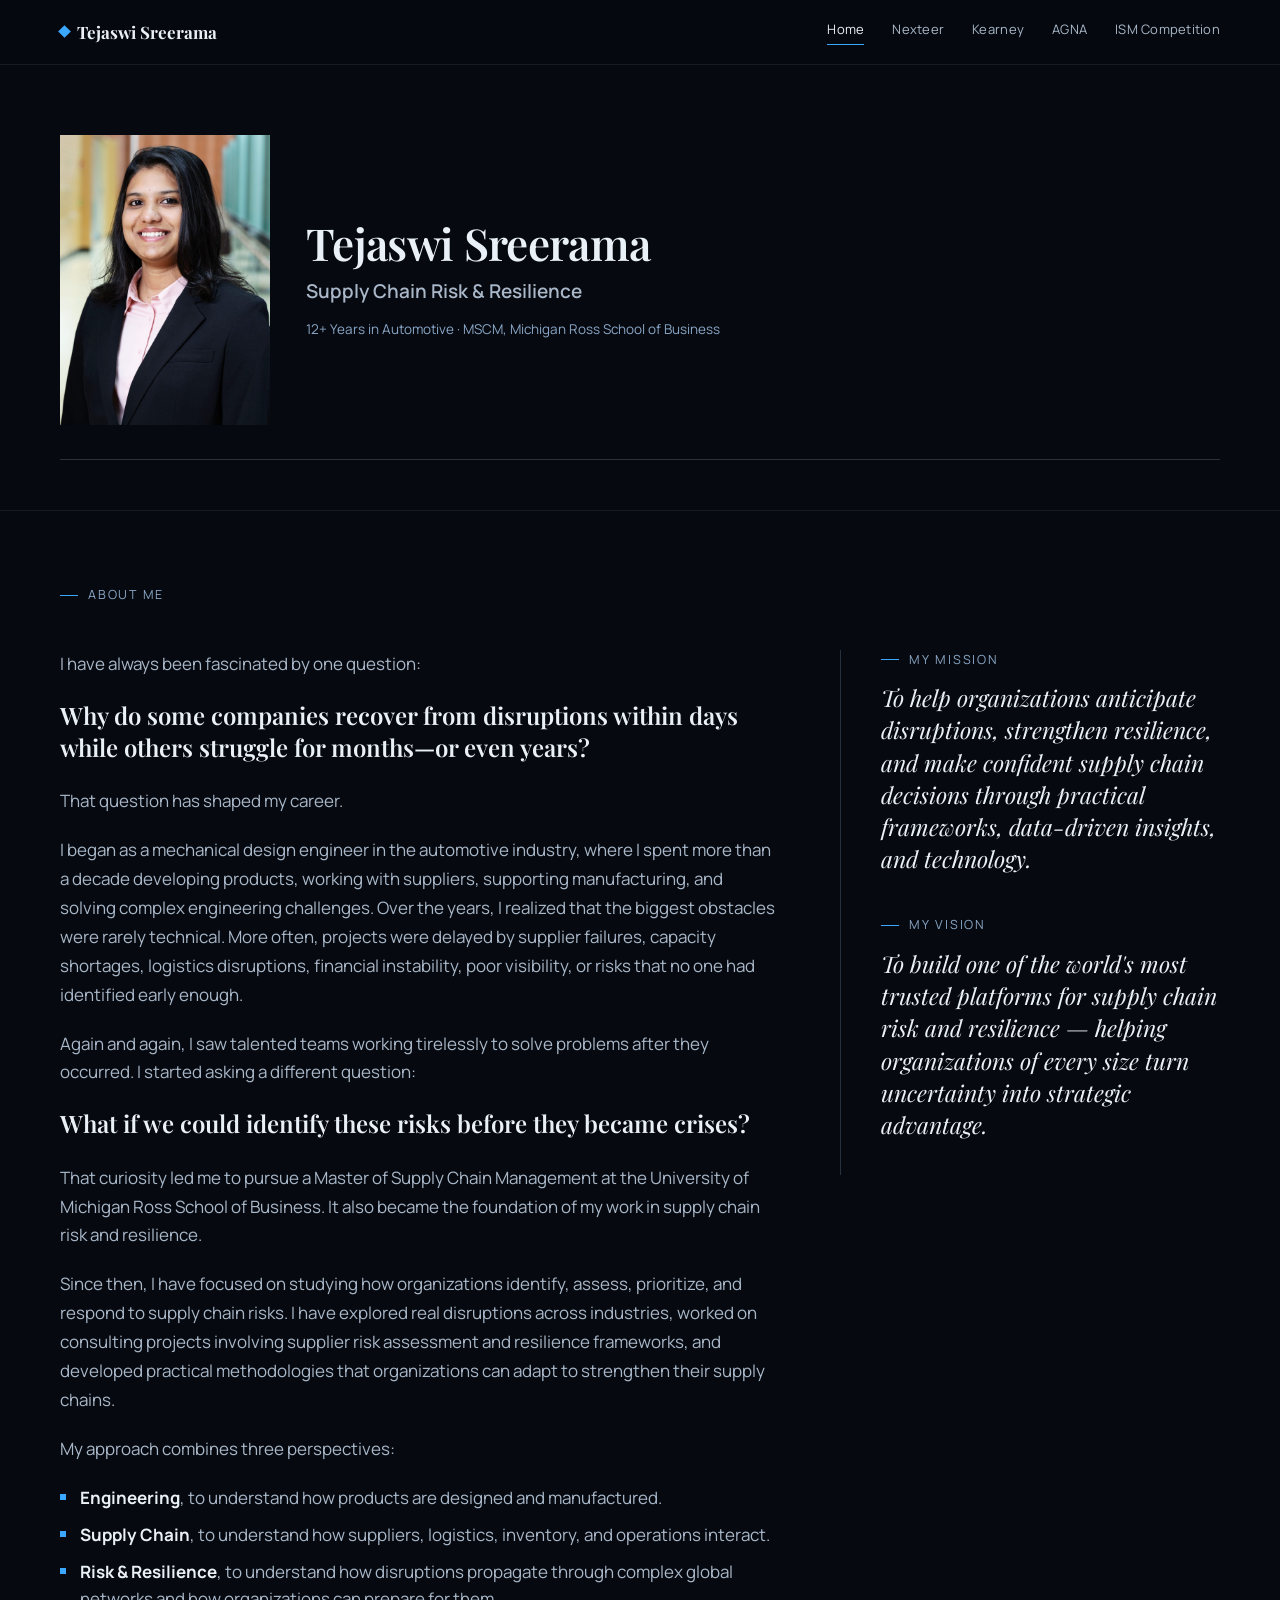
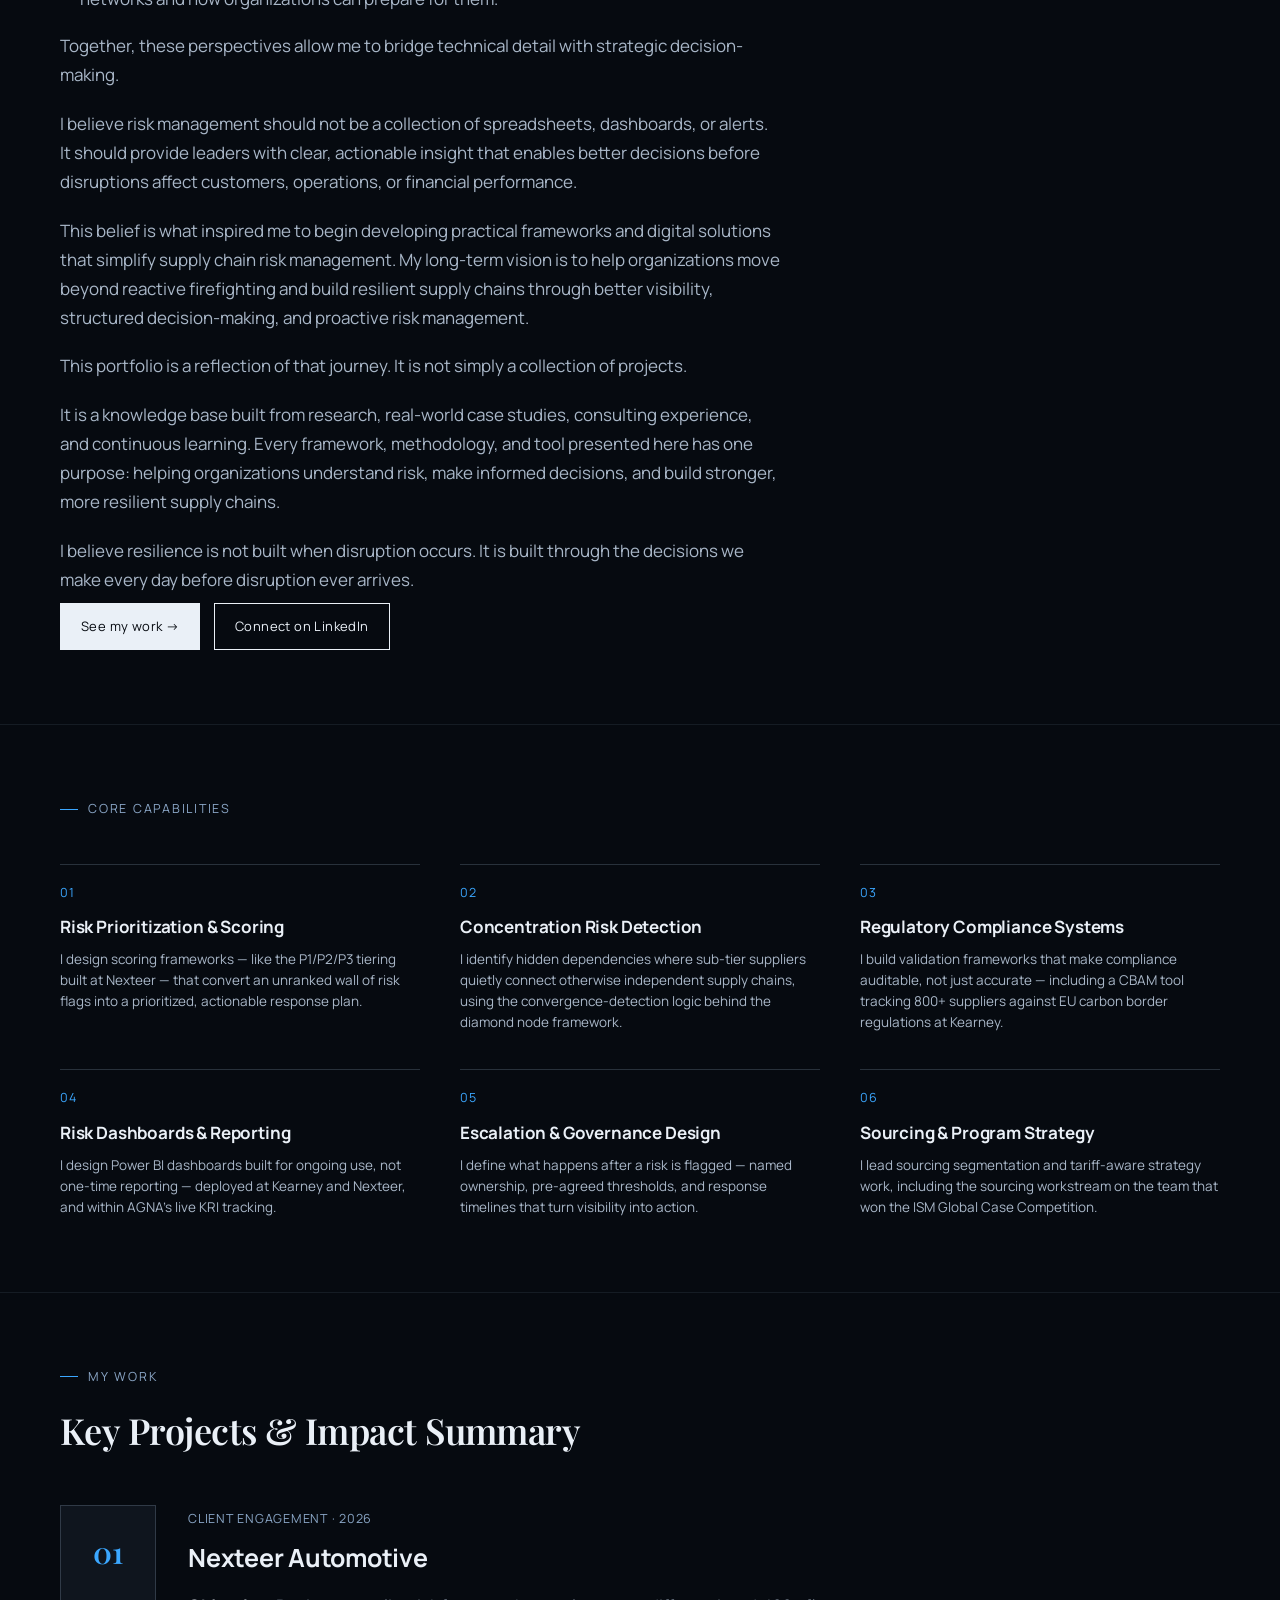
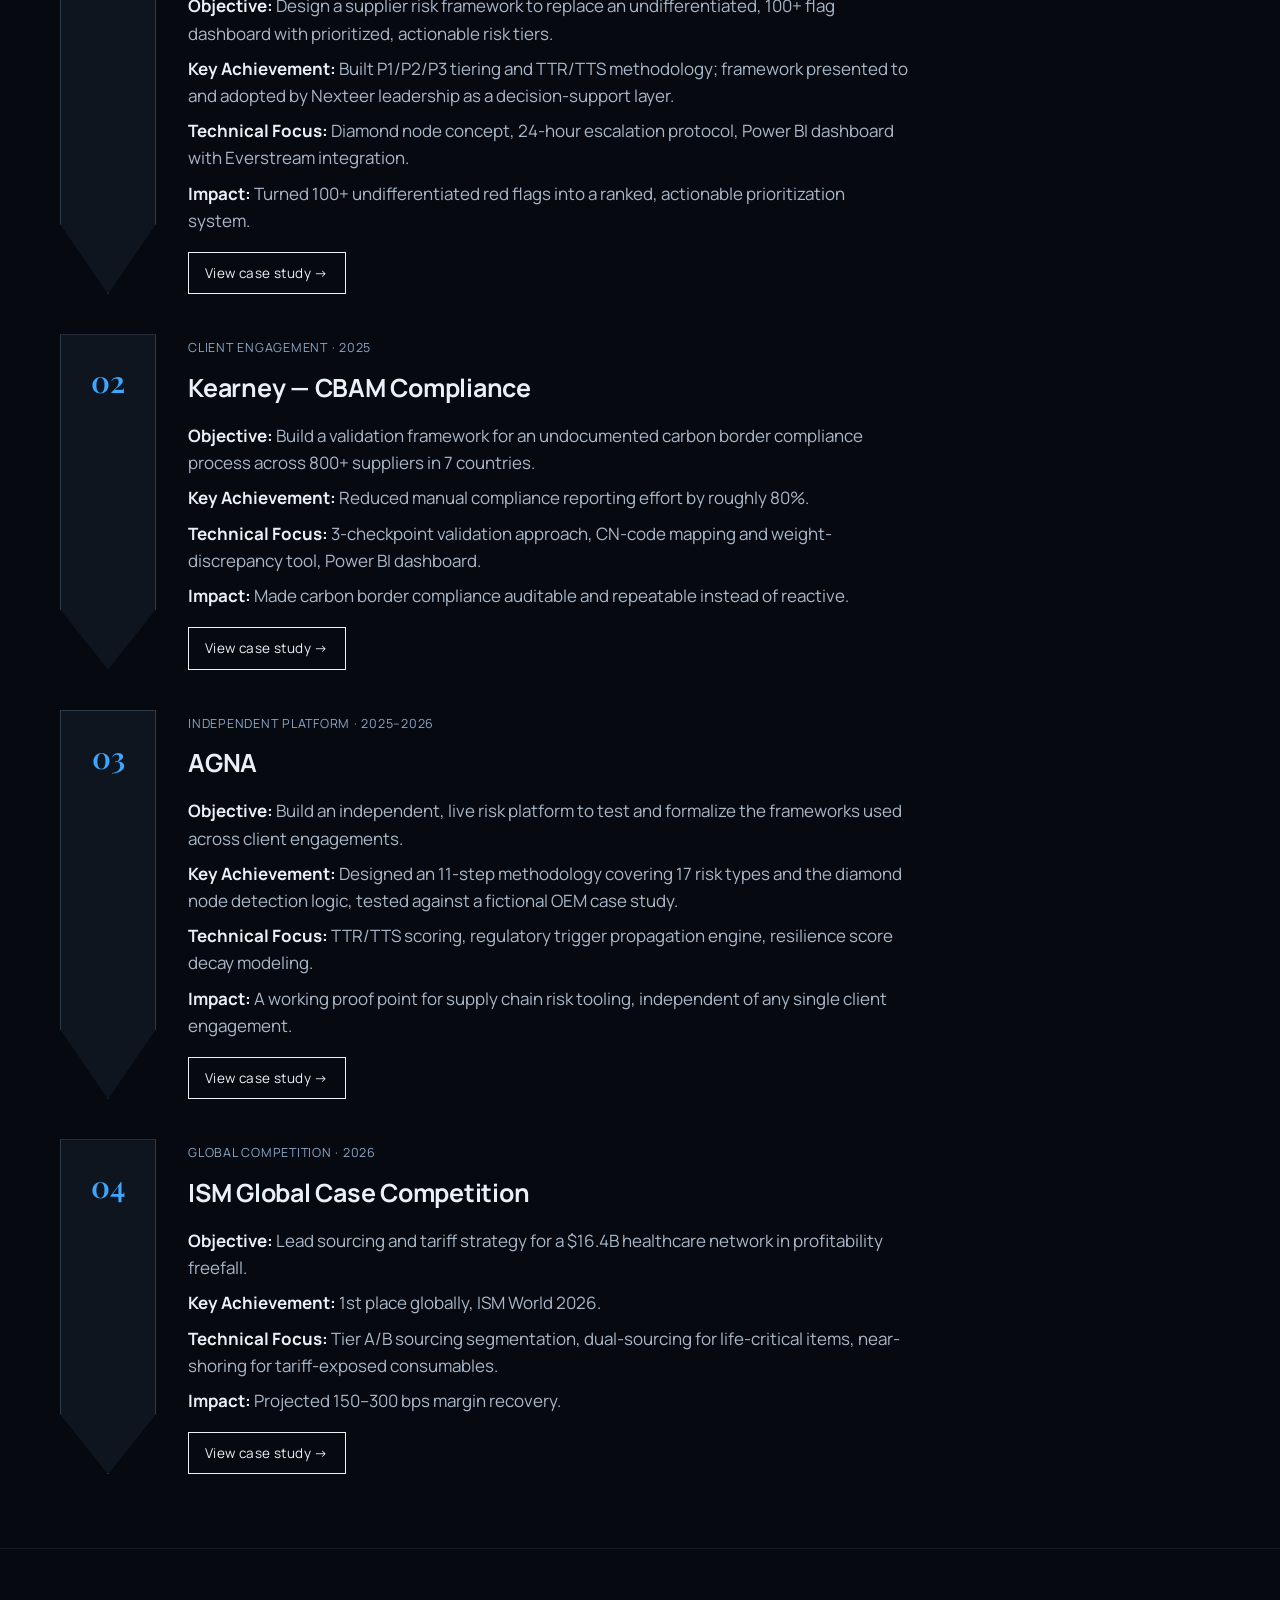
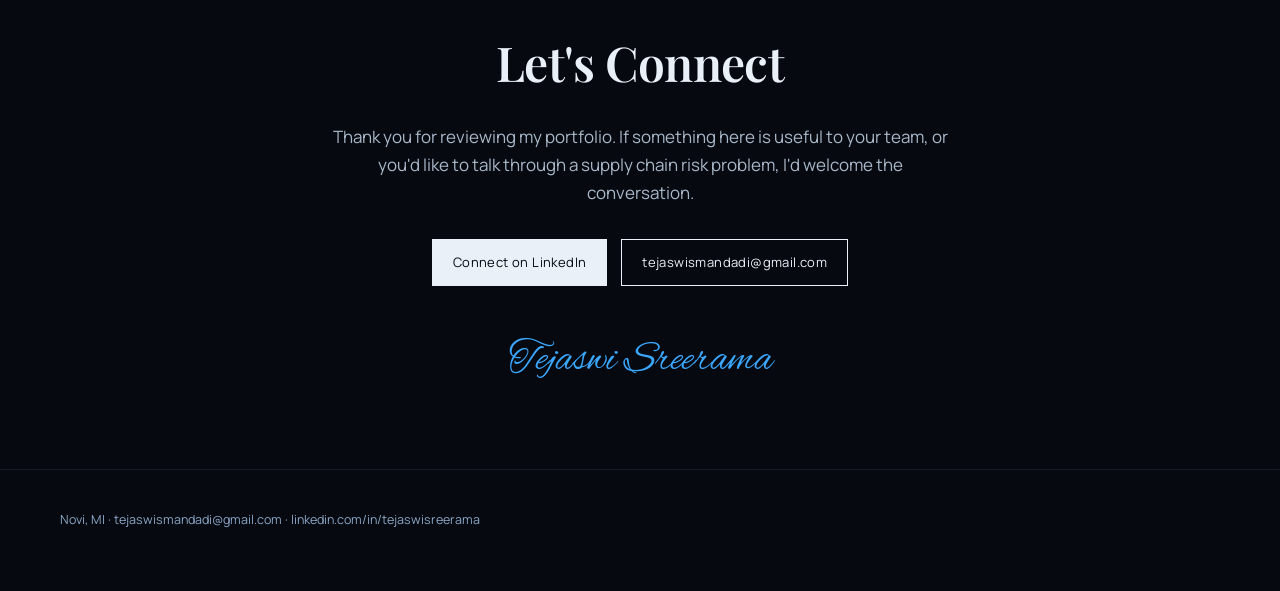
<file: index.html>
<!DOCTYPE html>
<html lang="en">
<head>
<meta charset="UTF-8">
<meta name="viewport" content="width=device-width, initial-scale=1.0">
<title>Tejaswi Sreerama — Supply Chain Risk & Resilience</title>
<meta name="description" content="Supply chain risk portfolio: Nexteer Automotive, Kearney CBAM, AGNA risk platform, and the ISM Global Case Competition.">
<link rel="stylesheet" href="styles.css">
</head>
<body>

<nav class="site-nav">
  <div class="wrap">
    <a href="index.html" class="nav-mark"><span class="diamond"></span>Tejaswi Sreerama</a>
    <div class="nav-links">
      <a href="index.html" class="active">Home</a>
      <a href="nexteer.html">Nexteer</a>
      <a href="kearney.html">Kearney</a>
      <a href="agna.html">AGNA</a>
      <a href="ism-competition.html">ISM Competition</a>
    </div>
  </div>
</nav>

<header class="hero">
  <div class="wrap">
    <div class="id-block">
      <img class="id-photo" src="[data-uri]" alt="Tejaswi Sreerama">
      <div class="id-text">
        <h1>Tejaswi Sreerama</h1>
        <div class="id-role">Supply Chain Risk &amp; Resilience</div>
        <div class="id-tags">12+ Years in Automotive &middot; MSCM, Michigan Ross School of Business</div>
      </div>
    </div>
    <div class="id-rule"></div>
  </div>
</header>

<section class="block">
  <div class="wrap">
    <div class="section-head">
      <div class="eyebrow">About Me</div>
    </div>
    <div class="about-grid">
      <div>
        <div class="story-text about-text">
          <p>I have always been fascinated by one question:</p>
          <p class="lede">Why do some companies recover from disruptions within days while others struggle for months&mdash;or even years?</p>
          <p>That question has shaped my career.</p>
          <p>I began as a mechanical design engineer in the automotive industry, where I spent more than a decade developing products, working with suppliers, supporting manufacturing, and solving complex engineering challenges. Over the years, I realized that the biggest obstacles were rarely technical. More often, projects were delayed by supplier failures, capacity shortages, logistics disruptions, financial instability, poor visibility, or risks that no one had identified early enough.</p>
          <p>Again and again, I saw talented teams working tirelessly to solve problems after they occurred. I started asking a different question:</p>
          <p class="lede">What if we could identify these risks before they became crises?</p>
          <p>That curiosity led me to pursue a Master of Supply Chain Management at the University of Michigan Ross School of Business. It also became the foundation of my work in supply chain risk and resilience.</p>
          <p>Since then, I have focused on studying how organizations identify, assess, prioritize, and respond to supply chain risks. I have explored real disruptions across industries, worked on consulting projects involving supplier risk assessment and resilience frameworks, and developed practical methodologies that organizations can adapt to strengthen their supply chains.</p>
          <p>My approach combines three perspectives:</p>
          <ul class="lens-list">
            <li><strong>Engineering</strong>, to understand how products are designed and manufactured.</li>
            <li><strong>Supply Chain</strong>, to understand how suppliers, logistics, inventory, and operations interact.</li>
            <li><strong>Risk &amp; Resilience</strong>, to understand how disruptions propagate through complex global networks and how organizations can prepare for them.</li>
          </ul>
          <p>Together, these perspectives allow me to bridge technical detail with strategic decision-making.</p>
          <p>I believe risk management should not be a collection of spreadsheets, dashboards, or alerts. It should provide leaders with clear, actionable insight that enables better decisions before disruptions affect customers, operations, or financial performance.</p>
          <p>This belief is what inspired me to begin developing practical frameworks and digital solutions that simplify supply chain risk management. My long-term vision is to help organizations move beyond reactive firefighting and build resilient supply chains through better visibility, structured decision-making, and proactive risk management.</p>
          <p>This portfolio is a reflection of that journey. It is not simply a collection of projects.</p>
          <p>It is a knowledge base built from research, real-world case studies, consulting experience, and continuous learning. Every framework, methodology, and tool presented here has one purpose: helping organizations understand risk, make informed decisions, and build stronger, more resilient supply chains.</p>
          <p>I believe resilience is not built when disruption occurs. It is built through the decisions we make every day before disruption ever arrives.</p>
        </div>
        <div class="hero-cta">
          <a href="nexteer.html" class="btn primary">See my work &rarr;</a>
          <a href="https://linkedin.com/in/tejaswisreerama" class="btn">Connect on LinkedIn</a>
        </div>
      </div>
      <aside class="about-side">
        <div class="mv-block">
          <div class="eyebrow">My Mission</div>
          <blockquote class="pull-quote">To help organizations anticipate disruptions, strengthen resilience, and make confident supply chain decisions through practical frameworks, data-driven insights, and technology.</blockquote>
        </div>
        <div class="mv-block">
          <div class="eyebrow">My Vision</div>
          <blockquote class="pull-quote">To build one of the world's most trusted platforms for supply chain risk and resilience &mdash; helping organizations of every size turn uncertainty into strategic advantage.</blockquote>
        </div>
      </aside>
    </div>
  </div>
</section>

<section class="block">
  <div class="wrap">
    <div class="section-head">
      <div class="eyebrow">Core Capabilities</div>
    </div>
    <div class="cap-grid">
      <div class="cap-cell">
        <span class="cap-num">01</span>
        <h4>Risk Prioritization &amp; Scoring</h4>
        <p>I design scoring frameworks &mdash; like the P1/P2/P3 tiering built at Nexteer &mdash; that convert an unranked wall of risk flags into a prioritized, actionable response plan.</p>
      </div>
      <div class="cap-cell">
        <span class="cap-num">02</span>
        <h4>Concentration Risk Detection</h4>
        <p>I identify hidden dependencies where sub-tier suppliers quietly connect otherwise independent supply chains, using the convergence-detection logic behind the diamond node framework.</p>
      </div>
      <div class="cap-cell">
        <span class="cap-num">03</span>
        <h4>Regulatory Compliance Systems</h4>
        <p>I build validation frameworks that make compliance auditable, not just accurate &mdash; including a CBAM tool tracking 800+ suppliers against EU carbon border regulations at Kearney.</p>
      </div>
      <div class="cap-cell">
        <span class="cap-num">04</span>
        <h4>Risk Dashboards &amp; Reporting</h4>
        <p>I design Power BI dashboards built for ongoing use, not one-time reporting &mdash; deployed at Kearney and Nexteer, and within AGNA's live KRI tracking.</p>
      </div>
      <div class="cap-cell">
        <span class="cap-num">05</span>
        <h4>Escalation &amp; Governance Design</h4>
        <p>I define what happens after a risk is flagged &mdash; named ownership, pre-agreed thresholds, and response timelines that turn visibility into action.</p>
      </div>
      <div class="cap-cell">
        <span class="cap-num">06</span>
        <h4>Sourcing &amp; Program Strategy</h4>
        <p>I lead sourcing segmentation and tariff-aware strategy work, including the sourcing workstream on the team that won the ISM Global Case Competition.</p>
      </div>
    </div>
  </div>
</section>

<section class="block">
  <div class="wrap">
    <div class="section-head">
      <div class="eyebrow">My Work</div>
      <h2>Key Projects &amp; Impact Summary</h2>
    </div>
    <div class="proj-list">

      <div class="proj-row">
        <div class="proj-chevron"><span>01</span></div>
        <div class="proj-body">
          <span class="tag">Client Engagement &middot; 2026</span>
          <h3>Nexteer Automotive</h3>
          <p><strong>Objective:</strong> Design a supplier risk framework to replace an undifferentiated, 100+ flag dashboard with prioritized, actionable risk tiers.</p>
          <p><strong>Key Achievement:</strong> Built P1/P2/P3 tiering and TTR/TTS methodology; framework presented to and adopted by Nexteer leadership as a decision-support layer.</p>
          <p><strong>Technical Focus:</strong> Diamond node concept, 24-hour escalation protocol, Power BI dashboard with Everstream integration.</p>
          <p><strong>Impact:</strong> Turned 100+ undifferentiated red flags into a ranked, actionable prioritization system.</p>
          <a href="nexteer.html" class="btn small">View case study →</a>
        </div>
      </div>

      <div class="proj-row">
        <div class="proj-chevron"><span>02</span></div>
        <div class="proj-body">
          <span class="tag">Client Engagement &middot; 2025</span>
          <h3>Kearney &mdash; CBAM Compliance</h3>
          <p><strong>Objective:</strong> Build a validation framework for an undocumented carbon border compliance process across 800+ suppliers in 7 countries.</p>
          <p><strong>Key Achievement:</strong> Reduced manual compliance reporting effort by roughly 80%.</p>
          <p><strong>Technical Focus:</strong> 3-checkpoint validation approach, CN-code mapping and weight-discrepancy tool, Power BI dashboard.</p>
          <p><strong>Impact:</strong> Made carbon border compliance auditable and repeatable instead of reactive.</p>
          <a href="kearney.html" class="btn small">View case study →</a>
        </div>
      </div>

      <div class="proj-row">
        <div class="proj-chevron"><span>03</span></div>
        <div class="proj-body">
          <span class="tag">Independent Platform &middot; 2025&ndash;2026</span>
          <h3>AGNA</h3>
          <p><strong>Objective:</strong> Build an independent, live risk platform to test and formalize the frameworks used across client engagements.</p>
          <p><strong>Key Achievement:</strong> Designed an 11-step methodology covering 17 risk types and the diamond node detection logic, tested against a fictional OEM case study.</p>
          <p><strong>Technical Focus:</strong> TTR/TTS scoring, regulatory trigger propagation engine, resilience score decay modeling.</p>
          <p><strong>Impact:</strong> A working proof point for supply chain risk tooling, independent of any single client engagement.</p>
          <a href="agna.html" class="btn small">View case study →</a>
        </div>
      </div>

      <div class="proj-row">
        <div class="proj-chevron"><span>04</span></div>
        <div class="proj-body">
          <span class="tag">Global Competition &middot; 2026</span>
          <h3>ISM Global Case Competition</h3>
          <p><strong>Objective:</strong> Lead sourcing and tariff strategy for a $16.4B healthcare network in profitability freefall.</p>
          <p><strong>Key Achievement:</strong> 1st place globally, ISM World 2026.</p>
          <p><strong>Technical Focus:</strong> Tier A/B sourcing segmentation, dual-sourcing for life-critical items, near-shoring for tariff-exposed consumables.</p>
          <p><strong>Impact:</strong> Projected 150&ndash;300 bps margin recovery.</p>
          <a href="ism-competition.html" class="btn small">View case study →</a>
        </div>
      </div>

    </div>
  </div>
</section>

<section class="block connect">
  <div class="wrap">
    <div class="connect-inner">
      <h2>Let's Connect</h2>
      <p>Thank you for reviewing my portfolio. If something here is useful to your team, or you'd like to talk through a supply chain risk problem, I'd welcome the conversation.</p>
      <div class="connect-links">
        <a href="https://linkedin.com/in/tejaswisreerama" class="btn primary">Connect on LinkedIn</a>
        <a href="mailto:tejaswismandadi@gmail.com" class="btn">tejaswismandadi@gmail.com</a>
      </div>
      <div class="signature">Tejaswi Sreerama</div>
    </div>
  </div>
</section>

<footer class="site-footer">
  <div class="wrap">
    <div class="meta">Novi, MI &middot; tejaswismandadi@gmail.com &middot; linkedin.com/in/tejaswisreerama</div>
  </div>
</footer>

<script src="script.js"></script>
</body>
</html>
</file>
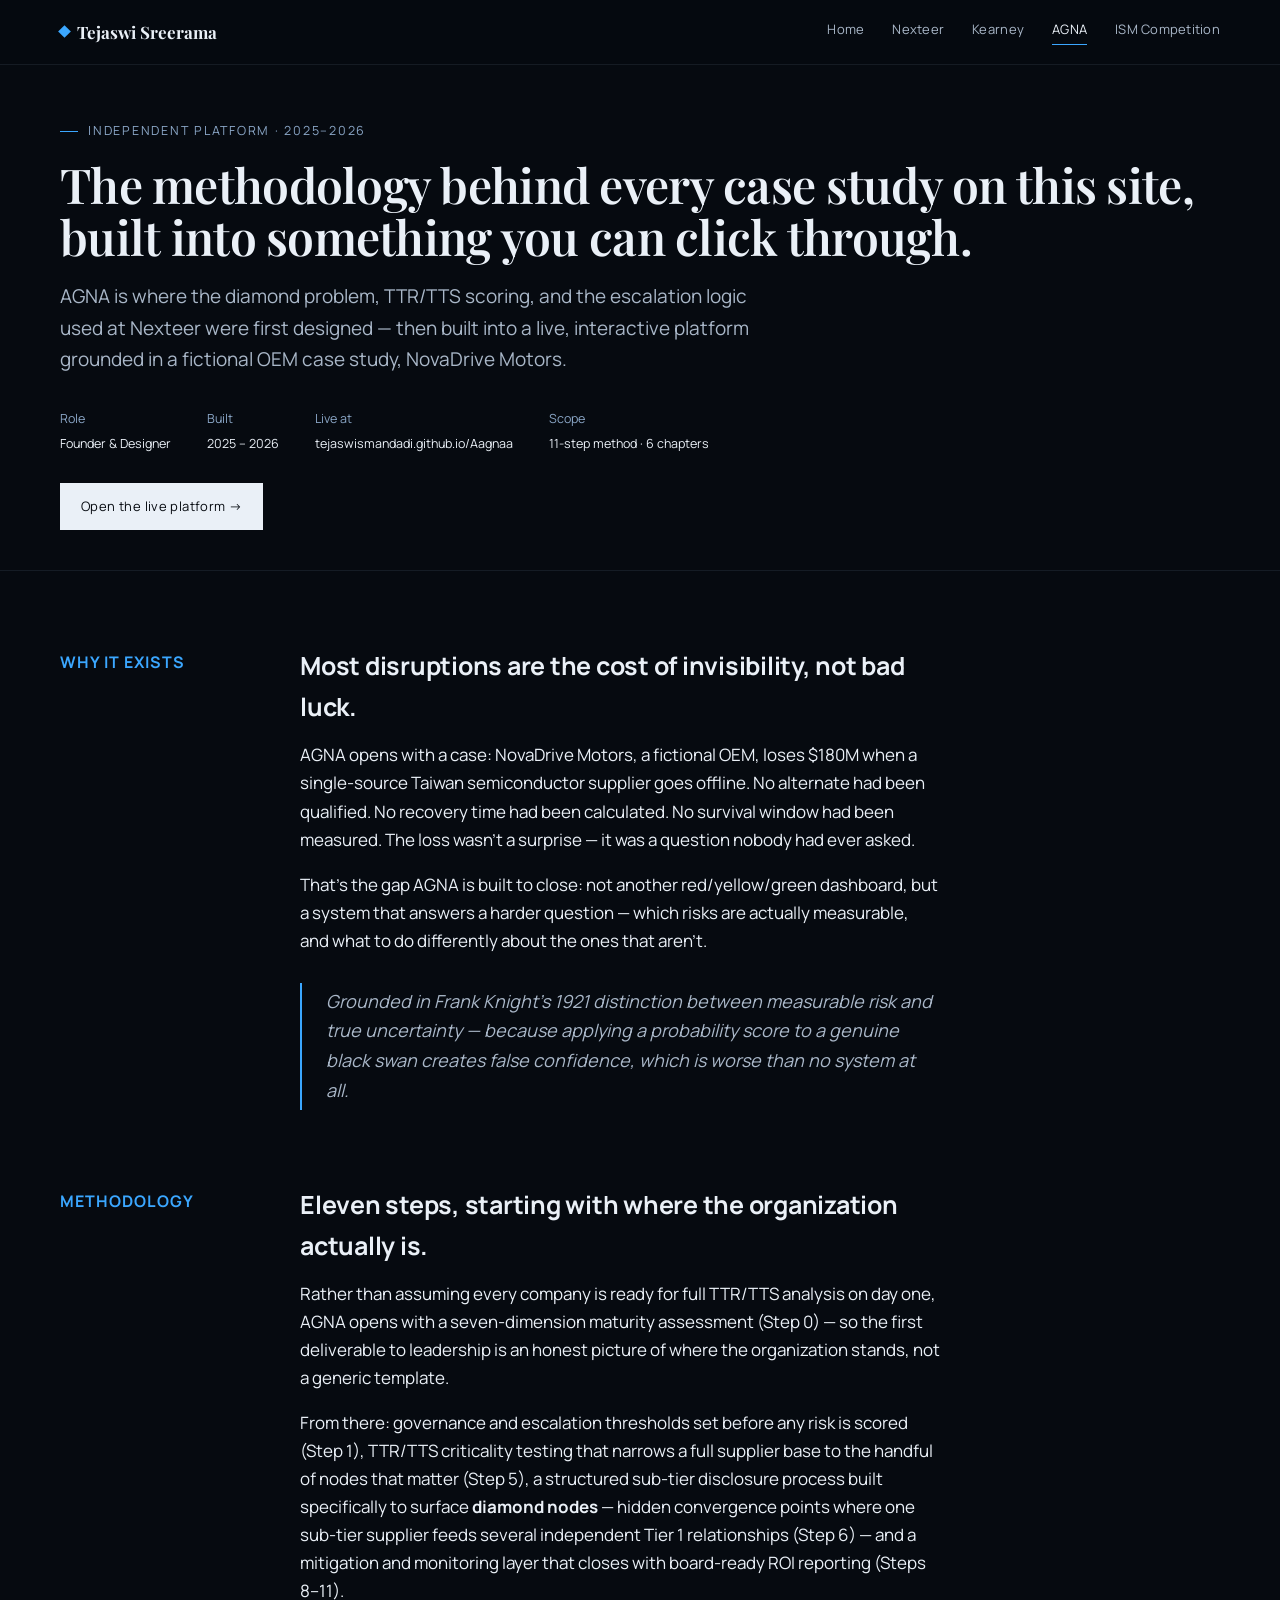
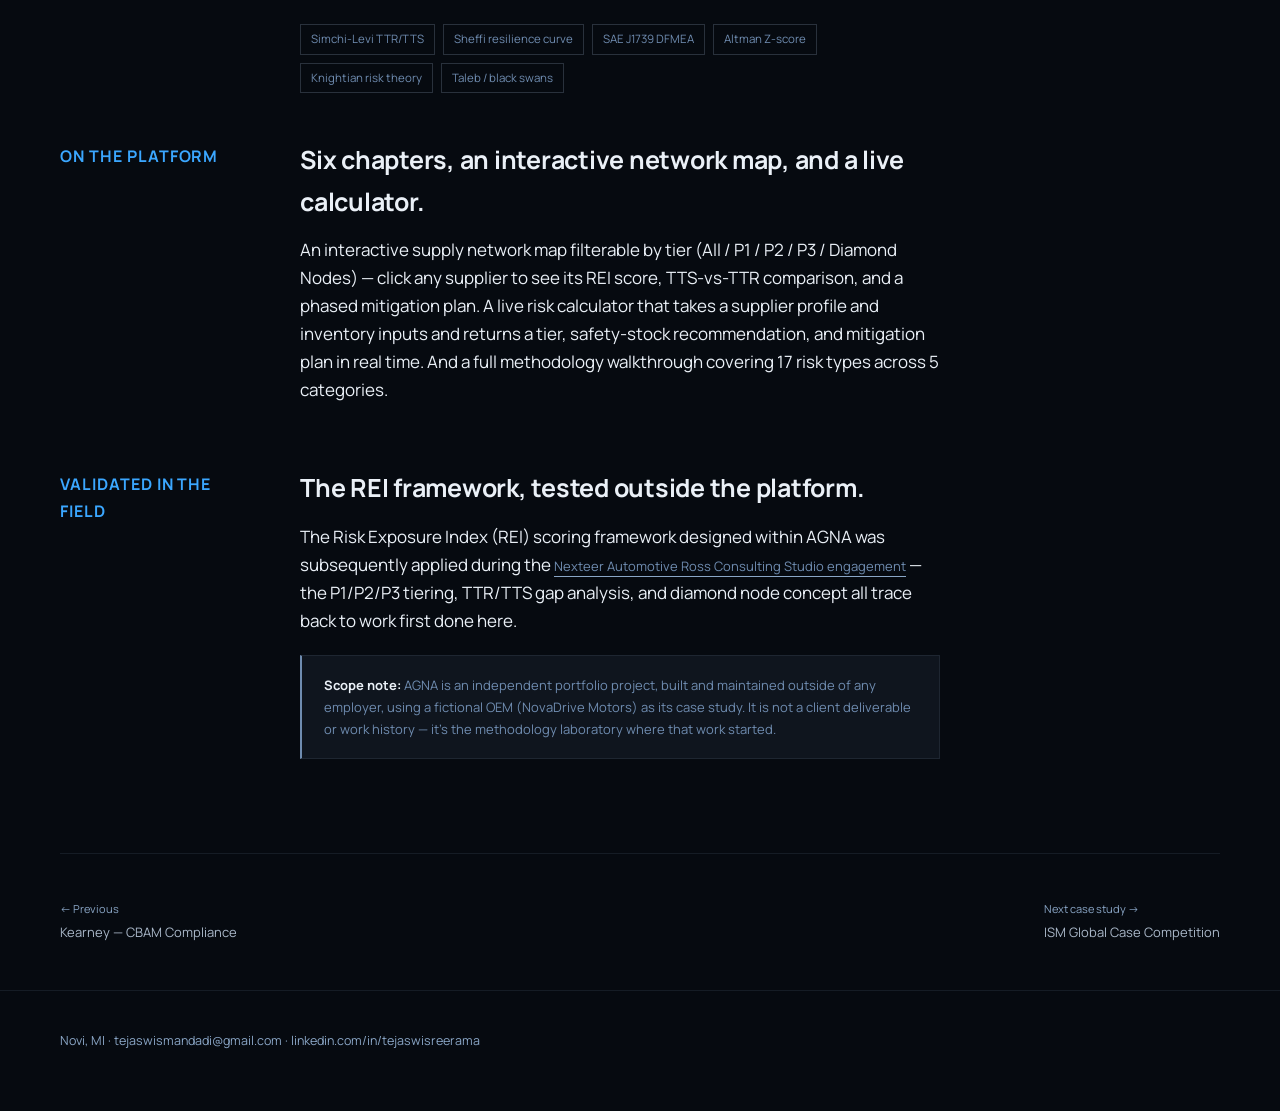
<file: agna.html>
<!DOCTYPE html>
<html lang="en">
<head>
<meta charset="UTF-8">
<meta name="viewport" content="width=device-width, initial-scale=1.0">
<title>AGNA — Independent Risk Platform | Tejaswi Sreerama</title>
<link rel="stylesheet" href="styles.css">
</head>
<body>

<nav class="site-nav">
  <div class="wrap">
    <a href="index.html" class="nav-mark"><span class="diamond"></span>Tejaswi Sreerama</a>
    <div class="nav-links">
      <a href="index.html">Home</a>
      <a href="nexteer.html">Nexteer</a>
      <a href="kearney.html">Kearney</a>
      <a href="agna.html" class="active">AGNA</a>
      <a href="ism-competition.html">ISM Competition</a>
    </div>
  </div>
</nav>

<header class="case-hero">
  <div class="wrap">
    <div class="eyebrow">Independent Platform · 2025–2026</div>
    <h1>The methodology behind every case study on this site, built into something you can click through.</h1>
    <p class="dek">AGNA is where the diamond problem, TTR/TTS scoring, and the escalation logic used at Nexteer were first designed — then built into a live, interactive platform grounded in a fictional OEM case study, NovaDrive Motors.</p>
    <div class="case-meta">
      <div><span class="m-label">Role</span><span class="m-val">Founder &amp; Designer</span></div>
      <div><span class="m-label">Built</span><span class="m-val">2025 – 2026</span></div>
      <div><span class="m-label">Live at</span><span class="m-val">tejaswismandadi.github.io/Aagnaa</span></div>
      <div><span class="m-label">Scope</span><span class="m-val">11-step method · 6 chapters</span></div>
    </div>
    <div class="hero-cta" style="margin-top: 28px;">
      <a href="https://tejaswismandadi.github.io/Aagnaa" class="btn primary">Open the live platform →</a>
    </div>
  </div>
</header>

<section class="block">
  <div class="wrap">

    <div class="narrative">
      <div class="n-label">Why It Exists</div>
      <div class="n-body">
        <h3>Most disruptions are the cost of invisibility, not bad luck.</h3>
        <p>AGNA opens with a case: NovaDrive Motors, a fictional OEM, loses $180M when a single-source Taiwan semiconductor supplier goes offline. No alternate had been qualified. No recovery time had been calculated. No survival window had been measured. The loss wasn't a surprise — it was a question nobody had ever asked.</p>
        <p>That's the gap AGNA is built to close: not another red/yellow/green dashboard, but a system that answers a harder question — which risks are actually measurable, and what to do differently about the ones that aren't.</p>
        <div class="callout">Grounded in Frank Knight's 1921 distinction between measurable risk and true uncertainty — because applying a probability score to a genuine black swan creates false confidence, which is worse than no system at all.</div>
      </div>
    </div>

    <div class="narrative">
      <div class="n-label">Methodology</div>
      <div class="n-body">
        <h3>Eleven steps, starting with where the organization actually is.</h3>
        <p>Rather than assuming every company is ready for full TTR/TTS analysis on day one, AGNA opens with a seven-dimension maturity assessment (Step 0) — so the first deliverable to leadership is an honest picture of where the organization stands, not a generic template.</p>
        <p>From there: governance and escalation thresholds set before any risk is scored (Step 1), TTR/TTS criticality testing that narrows a full supplier base to the handful of nodes that matter (Step 5), a structured sub-tier disclosure process built specifically to surface <b>diamond nodes</b> — hidden convergence points where one sub-tier supplier feeds several independent Tier 1 relationships (Step 6) — and a mitigation and monitoring layer that closes with board-ready ROI reporting (Steps 8–11).</p>
        <div class="tag-row">
          <span class="tag-chip">Simchi-Levi TTR/TTS</span>
          <span class="tag-chip">Sheffi resilience curve</span>
          <span class="tag-chip">SAE J1739 DFMEA</span>
          <span class="tag-chip">Altman Z-score</span>
          <span class="tag-chip">Knightian risk theory</span>
          <span class="tag-chip">Taleb / black swans</span>
        </div>
      </div>
    </div>

    <div class="narrative">
      <div class="n-label">On the Platform</div>
      <div class="n-body">
        <h3>Six chapters, an interactive network map, and a live calculator.</h3>
        <p>An interactive supply network map filterable by tier (All / P1 / P2 / P3 / Diamond Nodes) — click any supplier to see its REI score, TTS-vs-TTR comparison, and a phased mitigation plan. A live risk calculator that takes a supplier profile and inventory inputs and returns a tier, safety-stock recommendation, and mitigation plan in real time. And a full methodology walkthrough covering 17 risk types across 5 categories.</p>
      </div>
    </div>

    <div class="narrative">
      <div class="n-label">Validated in the Field</div>
      <div class="n-body">
        <h3>The REI framework, tested outside the platform.</h3>
        <p>The Risk Exposure Index (REI) scoring framework designed within AGNA was subsequently applied during the <a href="nexteer.html" class="text-link">Nexteer Automotive Ross Consulting Studio engagement</a> — the P1/P2/P3 tiering, TTR/TTS gap analysis, and diamond node concept all trace back to work first done here.</p>
        <div class="honesty-note">
          <b>Scope note:</b> AGNA is an independent portfolio project, built and maintained outside of any employer, using a fictional OEM (NovaDrive Motors) as its case study. It is not a client deliverable or work history — it's the methodology laboratory where that work started.
        </div>
      </div>
    </div>

  </div>
</section>

<div class="wrap">
  <div class="case-switch">
    <a href="kearney.html"><span class="dir">← Previous</span>Kearney — CBAM Compliance</a>
    <a href="ism-competition.html"><span class="dir">Next case study →</span>ISM Global Case Competition</a>
  </div>
</div>

<footer class="site-footer">
  <div class="wrap">
    <div class="meta">Novi, MI · tejaswismandadi@gmail.com · linkedin.com/in/tejaswisreerama</div>
  </div>
</footer>

<script src="script.js"></script>
</body>
</html>
</file>
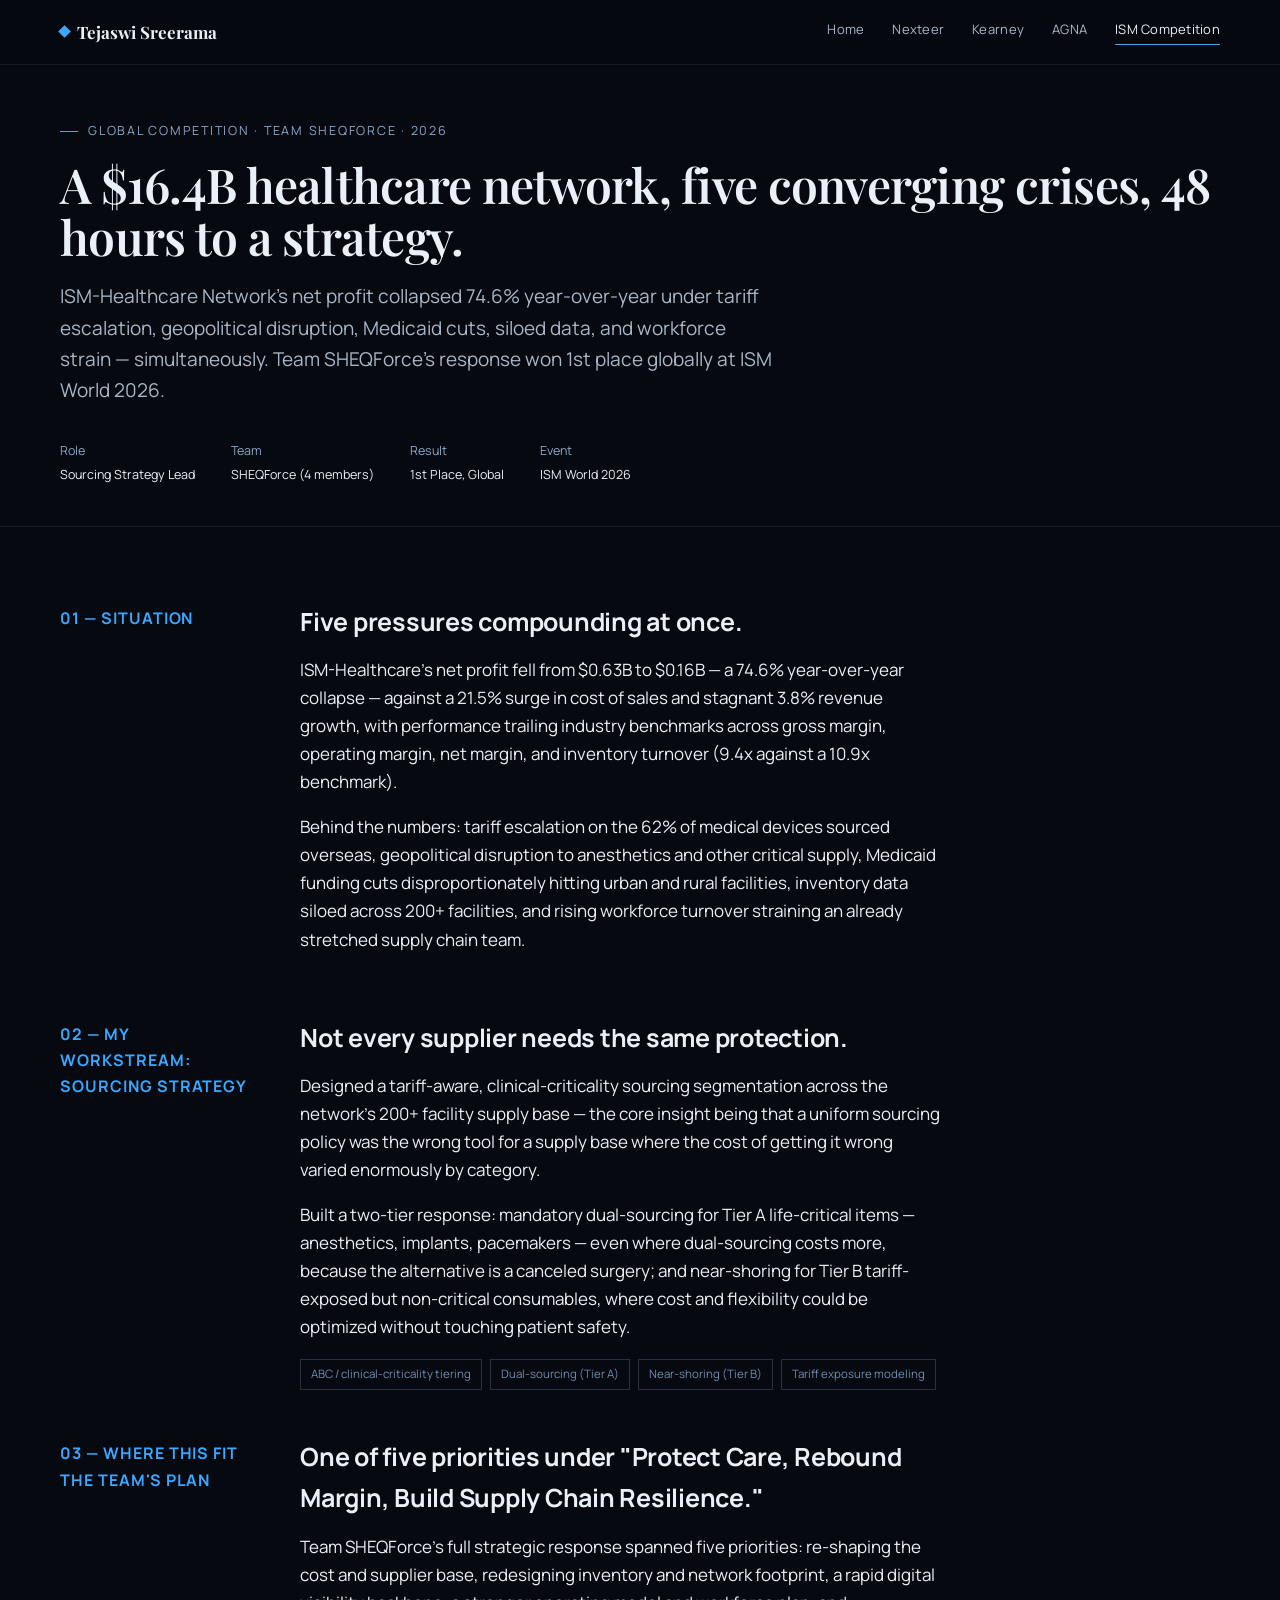
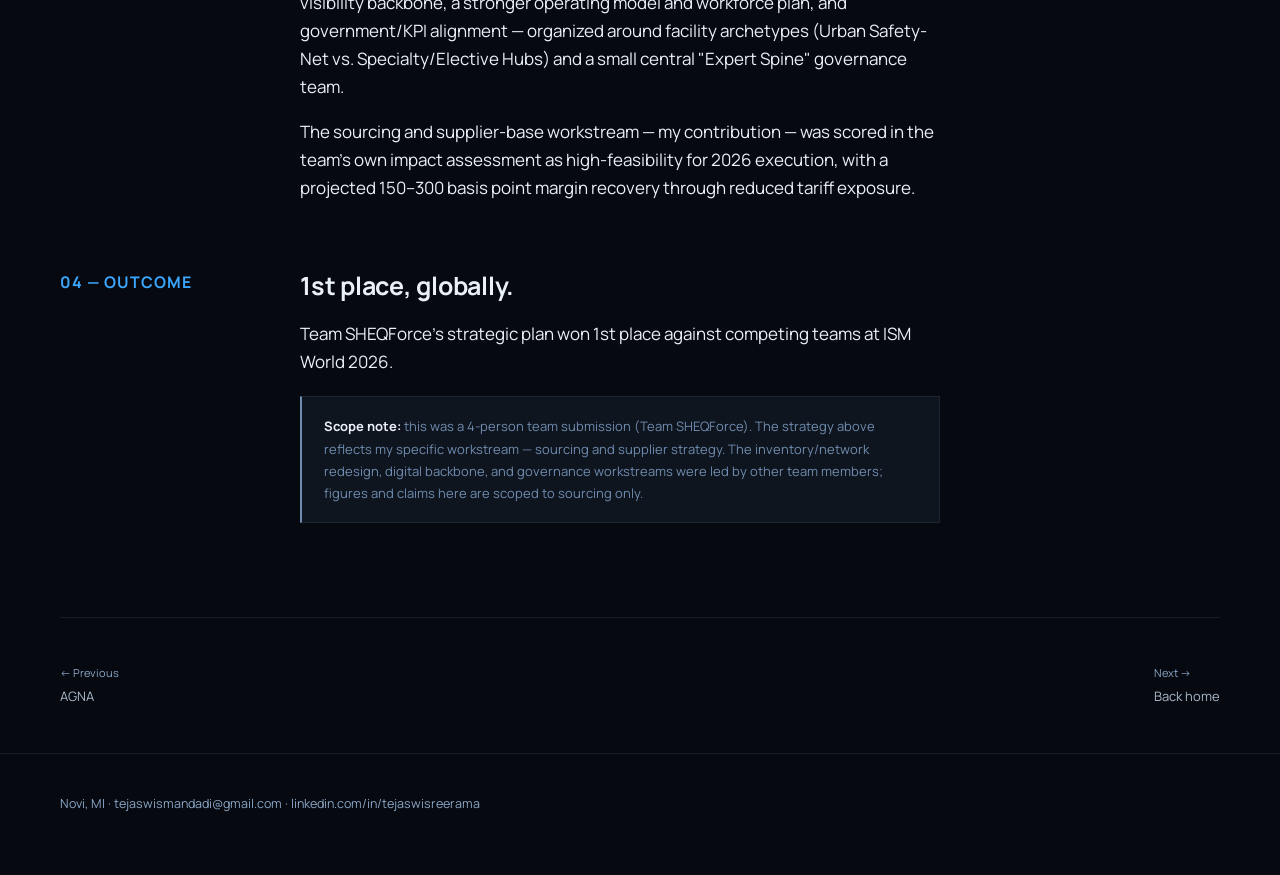
<file: ism-competition.html>
<!DOCTYPE html>
<html lang="en">
<head>
<meta charset="UTF-8">
<meta name="viewport" content="width=device-width, initial-scale=1.0">
<title>ISM Global Case Competition — Case Study | Tejaswi Sreerama</title>
<link rel="stylesheet" href="styles.css">
</head>
<body>

<nav class="site-nav">
  <div class="wrap">
    <a href="index.html" class="nav-mark"><span class="diamond"></span>Tejaswi Sreerama</a>
    <div class="nav-links">
      <a href="index.html">Home</a>
      <a href="nexteer.html">Nexteer</a>
      <a href="kearney.html">Kearney</a>
      <a href="agna.html">AGNA</a>
      <a href="ism-competition.html" class="active">ISM Competition</a>
    </div>
  </div>
</nav>

<header class="case-hero">
  <div class="wrap">
    <div class="eyebrow">Global Competition · Team SHEQForce · 2026</div>
    <h1>A $16.4B healthcare network, five converging crises, 48 hours to a strategy.</h1>
    <p class="dek">ISM-Healthcare Network's net profit collapsed 74.6% year-over-year under tariff escalation, geopolitical disruption, Medicaid cuts, siloed data, and workforce strain — simultaneously. Team SHEQForce's response won 1st place globally at ISM World 2026.</p>
    <div class="case-meta">
      <div><span class="m-label">Role</span><span class="m-val">Sourcing Strategy Lead</span></div>
      <div><span class="m-label">Team</span><span class="m-val">SHEQForce (4 members)</span></div>
      <div><span class="m-label">Result</span><span class="m-val">1st Place, Global</span></div>
      <div><span class="m-label">Event</span><span class="m-val">ISM World 2026</span></div>
    </div>
  </div>
</header>

<section class="block">
  <div class="wrap">

    <div class="narrative">
      <div class="n-label">01 — Situation</div>
      <div class="n-body">
        <h3>Five pressures compounding at once.</h3>
        <p>ISM-Healthcare's net profit fell from $0.63B to $0.16B — a 74.6% year-over-year collapse — against a 21.5% surge in cost of sales and stagnant 3.8% revenue growth, with performance trailing industry benchmarks across gross margin, operating margin, net margin, and inventory turnover (9.4x against a 10.9x benchmark).</p>
        <p>Behind the numbers: tariff escalation on the 62% of medical devices sourced overseas, geopolitical disruption to anesthetics and other critical supply, Medicaid funding cuts disproportionately hitting urban and rural facilities, inventory data siloed across 200+ facilities, and rising workforce turnover straining an already stretched supply chain team.</p>
      </div>
    </div>

    <div class="narrative">
      <div class="n-label">02 — My Workstream: Sourcing Strategy</div>
      <div class="n-body">
        <h3>Not every supplier needs the same protection.</h3>
        <p>Designed a tariff-aware, clinical-criticality sourcing segmentation across the network's 200+ facility supply base — the core insight being that a uniform sourcing policy was the wrong tool for a supply base where the cost of getting it wrong varied enormously by category.</p>
        <p>Built a two-tier response: mandatory dual-sourcing for Tier A life-critical items — anesthetics, implants, pacemakers — even where dual-sourcing costs more, because the alternative is a canceled surgery; and near-shoring for Tier B tariff-exposed but non-critical consumables, where cost and flexibility could be optimized without touching patient safety.</p>
        <div class="tag-row">
          <span class="tag-chip">ABC / clinical-criticality tiering</span>
          <span class="tag-chip">Dual-sourcing (Tier A)</span>
          <span class="tag-chip">Near-shoring (Tier B)</span>
          <span class="tag-chip">Tariff exposure modeling</span>
        </div>
      </div>
    </div>

    <div class="narrative">
      <div class="n-label">03 — Where This Fit the Team's Plan</div>
      <div class="n-body">
        <h3>One of five priorities under "Protect Care, Rebound Margin, Build Supply Chain Resilience."</h3>
        <p>Team SHEQForce's full strategic response spanned five priorities: re-shaping the cost and supplier base, redesigning inventory and network footprint, a rapid digital visibility backbone, a stronger operating model and workforce plan, and government/KPI alignment — organized around facility archetypes (Urban Safety-Net vs. Specialty/Elective Hubs) and a small central "Expert Spine" governance team.</p>
        <p>The sourcing and supplier-base workstream — my contribution — was scored in the team's own impact assessment as high-feasibility for 2026 execution, with a projected 150–300 basis point margin recovery through reduced tariff exposure.</p>
      </div>
    </div>

    <div class="narrative">
      <div class="n-label">04 — Outcome</div>
      <div class="n-body">
        <h3>1st place, globally.</h3>
        <p>Team SHEQForce's strategic plan won 1st place against competing teams at ISM World 2026.</p>
        <div class="honesty-note">
          <b>Scope note:</b> this was a 4-person team submission (Team SHEQForce). The strategy above reflects my specific workstream — sourcing and supplier strategy. The inventory/network redesign, digital backbone, and governance workstreams were led by other team members; figures and claims here are scoped to sourcing only.
        </div>
      </div>
    </div>

  </div>
</section>

<div class="wrap">
  <div class="case-switch">
    <a href="agna.html"><span class="dir">← Previous</span>AGNA</a>
    <a href="index.html"><span class="dir">Next →</span>Back home</a>
  </div>
</div>

<footer class="site-footer">
  <div class="wrap">
    <div class="meta">Novi, MI · tejaswismandadi@gmail.com · linkedin.com/in/tejaswisreerama</div>
  </div>
</footer>

<script src="script.js"></script>
</body>
</html>
</file>
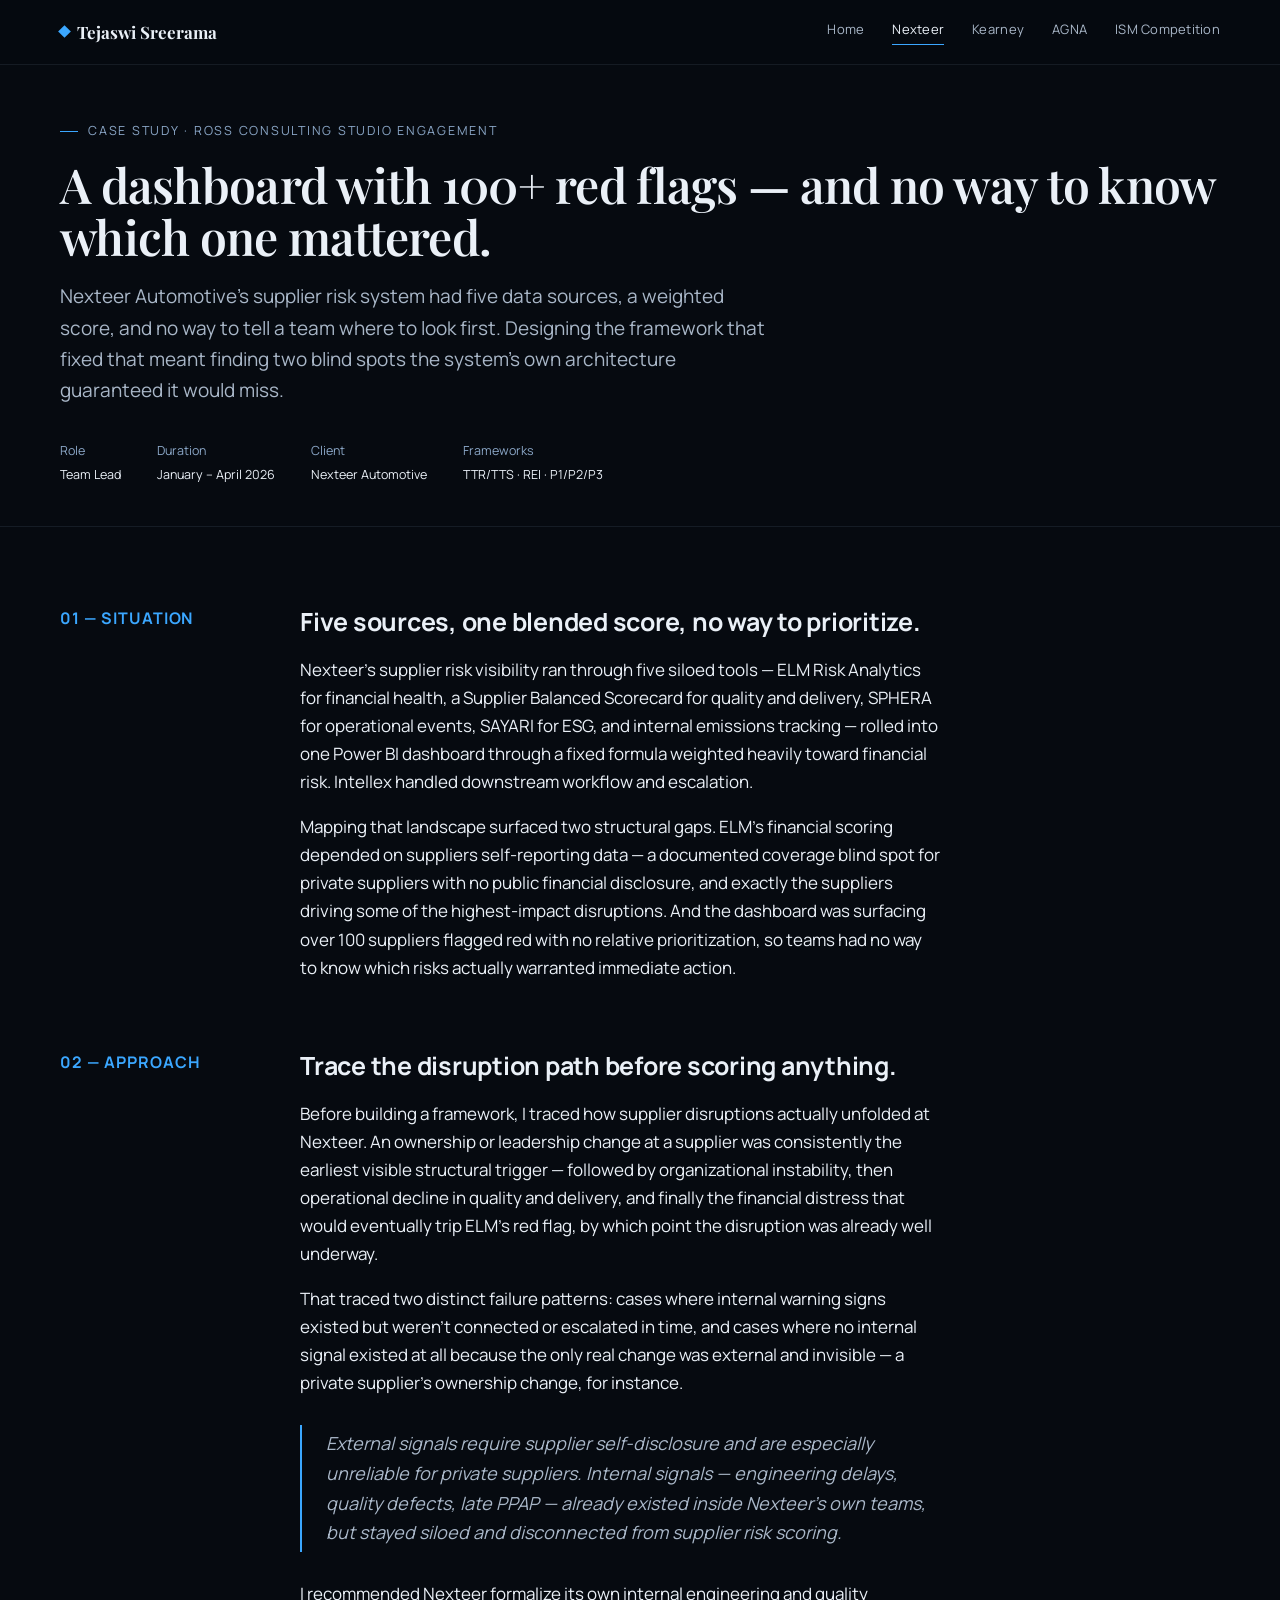
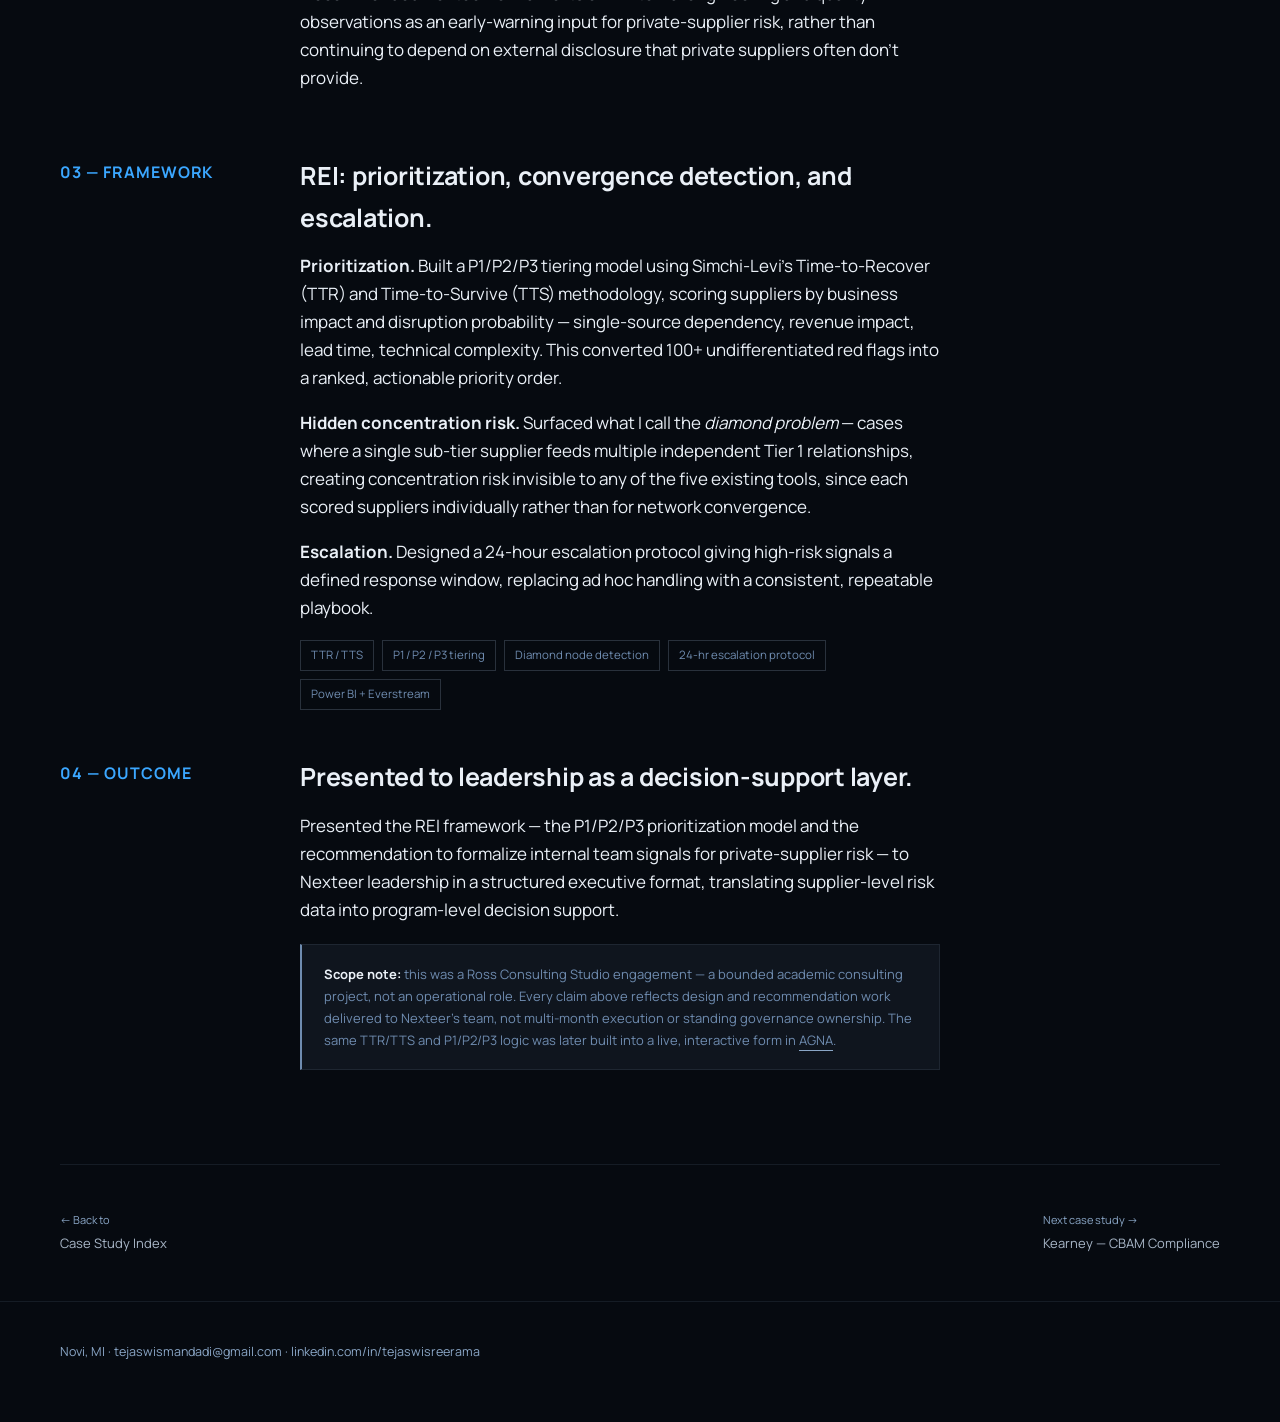
<file: nexteer.html>
<!DOCTYPE html>
<html lang="en">
<head>
<meta charset="UTF-8">
<meta name="viewport" content="width=device-width, initial-scale=1.0">
<title>Nexteer Automotive — Case Study | Tejaswi Sreerama</title>
<link rel="stylesheet" href="styles.css">
</head>
<body>

<nav class="site-nav">
  <div class="wrap">
    <a href="index.html" class="nav-mark"><span class="diamond"></span>Tejaswi Sreerama</a>
    <div class="nav-links">
      <a href="index.html">Home</a>
      <a href="nexteer.html" class="active">Nexteer</a>
      <a href="kearney.html">Kearney</a>
      <a href="agna.html">AGNA</a>
      <a href="ism-competition.html">ISM Competition</a>
    </div>
  </div>
</nav>

<header class="case-hero">
  <div class="wrap">
    <div class="eyebrow">Case Study · Ross Consulting Studio Engagement</div>
    <h1>A dashboard with 100+ red flags — and no way to know which one mattered.</h1>
    <p class="dek">Nexteer Automotive's supplier risk system had five data sources, a weighted score, and no way to tell a team where to look first. Designing the framework that fixed that meant finding two blind spots the system's own architecture guaranteed it would miss.</p>
    <div class="case-meta">
      <div><span class="m-label">Role</span><span class="m-val">Team Lead</span></div>
      <div><span class="m-label">Duration</span><span class="m-val">January – April 2026</span></div>
      <div><span class="m-label">Client</span><span class="m-val">Nexteer Automotive</span></div>
      <div><span class="m-label">Frameworks</span><span class="m-val">TTR/TTS · REI · P1/P2/P3</span></div>
    </div>
  </div>
</header>

<section class="block">
  <div class="wrap">

    <div class="narrative">
      <div class="n-label">01 — Situation</div>
      <div class="n-body">
        <h3>Five sources, one blended score, no way to prioritize.</h3>
        <p>Nexteer's supplier risk visibility ran through five siloed tools — ELM Risk Analytics for financial health, a Supplier Balanced Scorecard for quality and delivery, SPHERA for operational events, SAYARI for ESG, and internal emissions tracking — rolled into one Power BI dashboard through a fixed formula weighted heavily toward financial risk. Intellex handled downstream workflow and escalation.</p>
        <p>Mapping that landscape surfaced two structural gaps. ELM's financial scoring depended on suppliers self-reporting data — a documented coverage blind spot for private suppliers with no public financial disclosure, and exactly the suppliers driving some of the highest-impact disruptions. And the dashboard was surfacing over 100 suppliers flagged red with no relative prioritization, so teams had no way to know which risks actually warranted immediate action.</p>
      </div>
    </div>

    <div class="narrative">
      <div class="n-label">02 — Approach</div>
      <div class="n-body">
        <h3>Trace the disruption path before scoring anything.</h3>
        <p>Before building a framework, I traced how supplier disruptions actually unfolded at Nexteer. An ownership or leadership change at a supplier was consistently the earliest visible structural trigger — followed by organizational instability, then operational decline in quality and delivery, and finally the financial distress that would eventually trip ELM's red flag, by which point the disruption was already well underway.</p>
        <p>That traced two distinct failure patterns: cases where internal warning signs existed but weren't connected or escalated in time, and cases where no internal signal existed at all because the only real change was external and invisible — a private supplier's ownership change, for instance.</p>
        <div class="callout">External signals require supplier self-disclosure and are especially unreliable for private suppliers. Internal signals — engineering delays, quality defects, late PPAP — already existed inside Nexteer's own teams, but stayed siloed and disconnected from supplier risk scoring.</div>
        <p>I recommended Nexteer formalize its own internal engineering and quality observations as an early-warning input for private-supplier risk, rather than continuing to depend on external disclosure that private suppliers often don't provide.</p>
      </div>
    </div>

    <div class="narrative">
      <div class="n-label">03 — Framework</div>
      <div class="n-body">
        <h3>REI: prioritization, convergence detection, and escalation.</h3>
        <p><b>Prioritization.</b> Built a P1/P2/P3 tiering model using Simchi-Levi's Time-to-Recover (TTR) and Time-to-Survive (TTS) methodology, scoring suppliers by business impact and disruption probability — single-source dependency, revenue impact, lead time, technical complexity. This converted 100+ undifferentiated red flags into a ranked, actionable priority order.</p>
        <p><b>Hidden concentration risk.</b> Surfaced what I call the <i>diamond problem</i> — cases where a single sub-tier supplier feeds multiple independent Tier 1 relationships, creating concentration risk invisible to any of the five existing tools, since each scored suppliers individually rather than for network convergence.</p>
        <p><b>Escalation.</b> Designed a 24-hour escalation protocol giving high-risk signals a defined response window, replacing ad hoc handling with a consistent, repeatable playbook.</p>
        <div class="tag-row">
          <span class="tag-chip">TTR / TTS</span>
          <span class="tag-chip">P1 / P2 / P3 tiering</span>
          <span class="tag-chip">Diamond node detection</span>
          <span class="tag-chip">24-hr escalation protocol</span>
          <span class="tag-chip">Power BI + Everstream</span>
        </div>
      </div>
    </div>

    <div class="narrative">
      <div class="n-label">04 — Outcome</div>
      <div class="n-body">
        <h3>Presented to leadership as a decision-support layer.</h3>
        <p>Presented the REI framework — the P1/P2/P3 prioritization model and the recommendation to formalize internal team signals for private-supplier risk — to Nexteer leadership in a structured executive format, translating supplier-level risk data into program-level decision support.</p>
        <div class="honesty-note">
          <b>Scope note:</b> this was a Ross Consulting Studio engagement — a bounded academic consulting project, not an operational role. Every claim above reflects design and recommendation work delivered to Nexteer's team, not multi-month execution or standing governance ownership. The same TTR/TTS and P1/P2/P3 logic was later built into a live, interactive form in <a href="agna.html" class="text-link">AGNA</a>.
        </div>
      </div>
    </div>

  </div>
</section>

<div class="wrap">
  <div class="case-switch">
    <a href="index.html"><span class="dir">← Back to</span>Case Study Index</a>
    <a href="kearney.html"><span class="dir">Next case study →</span>Kearney — CBAM Compliance</a>
  </div>
</div>

<footer class="site-footer">
  <div class="wrap">
    <div class="meta">Novi, MI · tejaswismandadi@gmail.com · linkedin.com/in/tejaswisreerama</div>
  </div>
</footer>

<script src="script.js"></script>
</body>
</html>
</file>
<file: styles.css>
/* ============================================================
   AGNA PORTFOLIO — Design System
   Signature: the convergence node (diamond problem) motif
   ============================================================ */

@import url('https://fonts.googleapis.com/css2?family=Manrope:wght@400;500;600;700;800&family=Playfair+Display:ital,wght@0,600;0,700;1,400;1,600&family=Alex+Brush&display=swap');

:root {
  --ink: #EAF0F7;
  --ink-soft: #A9B7C8;
  --paper: #060A10;
  --paper-raised: #0F151E;
  --white: #182231;
  --signal: #3BA7FF;
  --signal-soft: #12283F;
  --steel: #6F8CB0;
  --steel-soft: #8AA6C6;
  --resolved: #4FD1C5;
  --line: rgba(180, 205, 235, 0.09);
  --line-strong: rgba(180, 205, 235, 0.20);

  --panel-bg: #05070B;
  --panel-text: #ECF2F8;

  --display: 'Playfair Display', serif;
  --body: 'Manrope', sans-serif;
  --mono: 'Manrope', sans-serif;

  /* Consistent type scale, used everywhere */
  --fs-hero: clamp(40px, 5.6vw, 60px);
  --fs-h1: clamp(34px, 4.6vw, 48px);
  --fs-h2: clamp(28px, 3.4vw, 36px);
  --fs-h3: clamp(21px, 2.4vw, 25px);
  --fs-h4: 17px;
  --fs-body: 17px;
  --fs-small: 13.5px;
  --fs-label: 12.5px;
}

* { box-sizing: border-box; }

/* ---------- Motion ---------- */

.reveal {
  opacity: 0;
  transform: translateY(22px);
  transition: opacity 0.7s ease, transform 0.7s ease;
}
.reveal.revealed {
  opacity: 1;
  transform: translateY(0);
}
@media (prefers-reduced-motion: reduce) {
  .reveal { opacity: 1; transform: none; transition: none; }
}

.cap-cell, .proj-row, .case-card, .btn {
  transition: transform 0.25s ease, box-shadow 0.25s ease, border-color 0.25s ease, color 0.2s ease, background 0.2s ease;
}
.cap-cell:hover { transform: translateY(-3px); }
.proj-row:hover .proj-chevron { transform: translateY(-3px); }
.proj-chevron { transition: transform 0.25s ease; }
.case-card:hover { transform: translateY(-3px); box-shadow: 0 12px 30px rgba(0,0,0,0.35); }
.btn:hover { transform: translateY(-2px); }

html { scroll-behavior: smooth; }

@media (prefers-reduced-motion: reduce) {
  html { scroll-behavior: auto; }
  * { animation-duration: 0.01ms !important; animation-iteration-count: 1 !important; transition-duration: 0.01ms !important; }
}

body {
  margin: 0;
  background: var(--paper);
  color: var(--ink);
  font-family: var(--body);
  font-size: 17px;
  line-height: 1.65;
  -webkit-font-smoothing: antialiased;
}

a { color: inherit; }
a:focus-visible, button:focus-visible { outline: 2px solid var(--signal); outline-offset: 3px; }

img, svg { max-width: 100%; display: block; }

.wrap {
  max-width: 1240px;
  margin: 0 auto;
  padding: 0 40px;
}

/* ---------- Type ---------- */

h1, h2 {
  font-family: var(--display);
  font-weight: 600;
  color: var(--ink);
  margin: 0;
  letter-spacing: -0.015em;
}

h3, h4 {
  font-family: var(--body);
  font-weight: 700;
  color: var(--ink);
  margin: 0;
  letter-spacing: -0.01em;
}

.eyebrow {
  font-family: var(--mono);
  font-size: 12.5px;
  letter-spacing: 0.14em;
  text-transform: uppercase;
  color: var(--steel-soft);
  display: flex;
  align-items: center;
  gap: 10px;
}

.eyebrow::before {
  content: "";
  width: 18px;
  height: 1px;
  background: var(--signal);
  display: inline-block;
}

p { margin: 0 0 1.1em 0; }
p:last-child { margin-bottom: 0; }

.stat-num {
  font-family: var(--mono);
  font-weight: 500;
}

/* ---------- Nav ---------- */

.site-nav {
  position: sticky;
  top: 0;
  z-index: 40;
  background: rgba(6, 10, 16, 0.86);
  backdrop-filter: blur(8px);
  border-bottom: 1px solid var(--line);
}

.site-nav .wrap {
  display: flex;
  align-items: center;
  justify-content: space-between;
  height: 64px;
}

.nav-mark {
  font-family: var(--display);
  font-weight: 700;
  font-size: 17px;
  text-decoration: none;
  display: flex;
  align-items: center;
  gap: 8px;
}

.nav-mark .diamond {
  width: 9px; height: 9px;
  background: var(--signal);
  transform: rotate(45deg);
  display: inline-block;
}

.nav-links {
  display: flex;
  gap: 28px;
  font-family: var(--mono);
  font-size: 13px;
  letter-spacing: 0.02em;
}

.nav-links a {
  text-decoration: none;
  color: var(--ink-soft);
  padding-bottom: 4px;
  border-bottom: 1px solid transparent;
  transition: border-color 0.15s, color 0.15s;
}

.nav-links a:hover, .nav-links a.active {
  color: var(--ink);
  border-bottom-color: var(--signal);
}

@media (max-width: 720px) {
  .nav-links { display: none; }
}

/* ---------- Buttons / links ---------- */

.btn {
  display: inline-flex;
  align-items: center;
  gap: 10px;
  font-family: var(--mono);
  font-size: 13px;
  letter-spacing: 0.03em;
  text-decoration: none;
  padding: 12px 20px;
  border: 1px solid var(--ink);
  color: var(--ink);
  transition: background 0.15s, color 0.15s;
}

.btn:hover { background: var(--ink); color: var(--paper); }

.btn.primary {
  background: var(--ink);
  color: var(--paper);
}
.btn.primary:hover { background: var(--signal); border-color: var(--signal); color: #14181F; }

.text-link {
  font-family: var(--mono);
  font-size: 13px;
  text-decoration: none;
  color: var(--steel);
  border-bottom: 1px solid var(--steel-soft);
  padding-bottom: 1px;
}
.text-link:hover { color: var(--signal); border-color: var(--signal); }

/* ---------- Let's Connect ---------- */

.connect { padding: 90px 0; border-top: 1px solid var(--line); text-align: center; }

.connect-inner { max-width: 620px; margin: 0 auto; }

.connect h2 { font-size: var(--fs-h1); margin-bottom: 20px; }

.connect p {
  font-size: var(--fs-body);
  color: var(--ink-soft);
  line-height: 1.65;
  margin: 0 0 32px;
}

.connect-links {
  display: flex;
  justify-content: center;
  gap: 14px;
  flex-wrap: wrap;
}

.signature {
  font-family: 'Alex Brush', cursive;
  font-size: 42px;
  color: var(--signal);
  margin-top: 40px;
}

/* ---------- Footer ---------- */

.site-footer {
  border-top: 1px solid var(--line);
  margin-top: 0;
  padding: 40px 0 60px;
}

.site-footer .wrap {
  display: flex;
  justify-content: space-between;
  align-items: center;
  flex-wrap: wrap;
  gap: 16px;
}

.site-footer .meta {
  font-family: var(--mono);
  font-size: 12.5px;
  color: var(--steel-soft);
}

/* ---------- Hero (index) ---------- */

.hero {
  padding: 70px 0 50px;
  border-bottom: 1px solid var(--line);
}

.id-block {
  display: flex;
  align-items: center;
  gap: 36px;
}
@media (max-width: 640px) {
  .id-block { flex-direction: column; align-items: flex-start; gap: 20px; }
}

.id-photo {
  width: 210px;
  height: 290px;
  object-fit: cover;
  object-position: 50% 12%;
  flex-shrink: 0;
}
@media (max-width: 640px) { .id-photo { width: 170px; height: 235px; } }

.id-text h1 {
  font-size: clamp(32px, 4vw, 44px);
  line-height: 1.05;
  margin-bottom: 10px;
}

.id-role {
  font-family: var(--body);
  font-weight: 600;
  font-size: 19px;
  color: var(--ink-soft);
  margin-bottom: 10px;
}

.id-tags {
  font-family: var(--mono);
  font-size: 13.5px;
  color: var(--steel-soft);
}

.id-rule {
  border-top: 1px solid var(--line-strong);
  margin-top: 34px;
}

.hero-quicklinks {
  display: flex;
  gap: 22px;
  flex-wrap: wrap;
  margin-top: 26px;
  padding-top: 22px;
  border-top: 1px solid var(--line);
}

.hero-quicklinks a {
  font-family: var(--mono);
  font-size: 13px;
  text-decoration: none;
  color: var(--steel-soft);
  transition: color 0.15s;
}
.hero-quicklinks a:hover { color: var(--signal); }

.hero-sub {
  font-family: var(--body);
  font-size: 19px;
  color: var(--ink-soft);
  max-width: 46ch;
  margin-bottom: 30px;
}

.hero-cta { display: flex; gap: 14px; flex-wrap: wrap; margin-top: 8px; }

/* ---------- Convergence diagram (signature element) ---------- */

.diagram-frame {
  background: var(--panel-bg);
  padding: 28px;
  position: relative;
  border: 1px solid var(--line);
}

.diagram-frame .cap {
  font-family: var(--mono);
  font-size: 11px;
  color: var(--panel-text);
  opacity: 0.55;
  letter-spacing: 0.08em;
  margin-top: 14px;
  text-transform: uppercase;
}

/* ---------- Section scaffolding ---------- */

section.block { padding: 74px 0; }
section.block.tight { padding: 44px 0; }
section.block + section.block { border-top: 1px solid var(--line); }

.section-head { max-width: 640px; margin-bottom: 44px; }
.section-head h2 { font-size: var(--fs-h2); margin-top: 14px; }

/* ---------- About Me ---------- */

.about-grid {
  display: grid;
  grid-template-columns: minmax(0, 720px) 1fr;
  gap: 60px;
  align-items: start;
}
@media (max-width: 900px) {
  .about-grid { grid-template-columns: 1fr; }
}

.about-side {
  position: sticky;
  top: 100px;
  padding-left: 40px;
  border-left: 1px solid var(--line-strong);
}
@media (max-width: 900px) {
  .about-side { position: static; padding-left: 0; border-left: none; margin-top: 20px; }
}

.mv-block { margin-bottom: 34px; }
.mv-block .eyebrow { margin-bottom: 12px; }
.mv-block:last-child .pull-quote { margin-bottom: 0; }

.pull-quote {
  font-family: var(--display);
  font-style: italic;
  font-weight: 400;
  font-size: 23px;
  line-height: 1.4;
  color: var(--ink);
  margin: 0 0 40px;
}

.fact-list { display: flex; flex-direction: column; gap: 22px; }

.fact-item { display: flex; flex-direction: column; }
.fact-num {
  font-family: var(--display);
  font-weight: 700;
  font-size: 26px;
  color: var(--signal);
}
.fact-label {
  font-family: var(--mono);
  font-size: 12.5px;
  color: var(--steel-soft);
  margin-top: 4px;
}

.story-text { max-width: 720px; margin-bottom: 8px; }
.story-text p { font-size: var(--fs-body); color: var(--ink-soft); line-height: 1.7; margin: 0 0 20px; }
.story-text p:last-child { margin-bottom: 0; }

.story-text p.lede {
  font-family: var(--display);
  font-weight: 600;
  font-size: 24px;
  line-height: 1.35;
  color: var(--ink);
  margin: 6px 0 24px;
}

.lens-list {
  list-style: none;
  margin: 0 0 20px;
  padding: 0;
  display: flex;
  flex-direction: column;
  gap: 10px;
}
.lens-list li {
  font-size: var(--fs-body);
  color: var(--ink-soft);
  line-height: 1.6;
  padding-left: 20px;
  position: relative;
}
.lens-list li::before {
  content: "";
  position: absolute;
  left: 0;
  top: 10px;
  width: 6px;
  height: 6px;
  background: var(--signal);
}
.lens-list li strong { color: var(--ink); }

/* ---------- Capabilities grid ---------- */

.cap-grid {
  display: grid;
  grid-template-columns: repeat(3, 1fr);
  gap: 36px 40px;
}
@media (max-width: 900px) { .cap-grid { grid-template-columns: repeat(2, 1fr); } }
@media (max-width: 600px) { .cap-grid { grid-template-columns: 1fr; } }

.cap-cell { border-top: 1px solid var(--line-strong); padding-top: 18px; }

.cap-num {
  display: block;
  font-family: var(--mono);
  font-size: var(--fs-label);
  letter-spacing: 0.08em;
  color: var(--signal);
  margin-bottom: 10px;
}

.cap-cell h4 { font-size: var(--fs-h4); margin: 0 0 8px; }
.cap-cell p { font-size: var(--fs-small); color: var(--ink-soft); line-height: 1.55; margin: 0; }

/* ---------- Key Projects & Impact Summary (chevron list) ---------- */

.proj-list { display: flex; flex-direction: column; gap: 40px; }

.proj-row {
  display: grid;
  grid-template-columns: 96px 1fr;
  gap: 32px;
}
@media (max-width: 680px) {
  .proj-row { grid-template-columns: 1fr; gap: 14px; }
}

.proj-chevron {
  background: var(--paper-raised);
  border: 1px solid var(--line-strong);
  clip-path: polygon(0 0, 100% 0, 100% 82%, 50% 100%, 0 82%);
  display: flex;
  align-items: flex-start;
  justify-content: center;
  padding-top: 22px;
  min-height: 130px;
}
.proj-chevron span {
  font-family: var(--display);
  font-weight: 600;
  font-size: 30px;
  color: var(--signal);
}

.proj-body { padding-top: 4px; }

.proj-body .tag {
  display: block;
  font-family: var(--mono);
  font-size: var(--fs-label);
  letter-spacing: 0.06em;
  color: var(--steel-soft);
  text-transform: uppercase;
  margin-bottom: 8px;
}

.proj-body h3 { font-size: var(--fs-h3); margin: 0 0 14px; }
.proj-body p { font-size: var(--fs-body); color: var(--ink-soft); line-height: 1.6; max-width: 72ch; margin: 0 0 8px; }
.proj-body p strong { color: var(--ink); font-weight: 700; }
.proj-body p:last-of-type { margin-bottom: 18px; }

.btn.small {
  display: inline-block;
  padding: 9px 16px;
  font-size: var(--fs-small);
}

/* ---------- Case index cards (legacy, unused on home) ---------- */

.case-grid {
  display: grid;
  grid-template-columns: repeat(2, 1fr);
  gap: 1px;
  background: var(--line-strong);
  border: 1px solid var(--line-strong);
}

@media (max-width: 760px) { .case-grid { grid-template-columns: 1fr; } }

.case-card {
  background: var(--paper-raised);
  padding: 34px 32px;
  text-decoration: none;
  color: var(--ink);
  display: flex;
  flex-direction: column;
  gap: 14px;
  min-height: 260px;
  transition: background 0.15s;
  position: relative;
}

.case-card:hover { background: var(--white); }

.case-card .tag {
  font-family: var(--mono);
  font-size: 11px;
  letter-spacing: 0.1em;
  text-transform: uppercase;
  color: var(--signal);
}

.case-card h3 {
  font-size: 22px;
  line-height: 1.2;
}

.case-card .desc {
  font-family: var(--body);
  font-size: 15px;
  color: var(--ink-soft);
  flex-grow: 1;
}

.case-card .stats {
  display: flex;
  gap: 20px;
  font-family: var(--mono);
  font-size: 12px;
  color: var(--steel);
  border-top: 1px solid var(--line);
  padding-top: 14px;
}

.case-card .go {
  position: absolute;
  top: 30px; right: 28px;
  font-family: var(--mono);
  font-size: 13px;
  color: var(--line-strong);
  transition: color 0.15s, transform 0.15s;
}
.case-card:hover .go { color: var(--signal); transform: translate(3px,-3px); }

/* ---------- Process diagram figures ---------- */

.diagram-figure {
  margin: 20px 0 30px;
}

.diagram-figure img {
  width: 100%;
  border: 1px solid var(--line-strong);
  background: #05070B;
}

.diagram-figure .fig-cap {
  font-family: var(--mono);
  font-size: 12px;
  color: var(--steel);
  margin-top: 10px;
  display: flex;
  justify-content: space-between;
  flex-wrap: wrap;
  gap: 8px;
}

.diagram-figure .fig-cap .fig-tag {
  color: var(--signal);
  text-transform: uppercase;
  letter-spacing: 0.05em;
}

/* ---------- Methodology phase grid ---------- */

.phase-grid {
  display: grid;
  grid-template-columns: repeat(4, 1fr);
  gap: 1px;
  background: var(--line-strong);
  border: 1px solid var(--line-strong);
  margin-top: 10px;
}
@media (max-width: 860px) { .phase-grid { grid-template-columns: repeat(2, 1fr); } }
@media (max-width: 560px) { .phase-grid { grid-template-columns: 1fr; } }

.phase-cell {
  background: var(--paper-raised);
  padding: 24px 22px;
  display: flex;
  flex-direction: column;
  gap: 10px;
}

.phase-cell .phase-num {
  font-family: var(--mono);
  font-size: 11px;
  color: var(--signal);
  letter-spacing: 0.08em;
}

.phase-cell h4 {
  font-size: 17px;
  margin: 0;
}

.phase-cell ul {
  margin: 4px 0 0 0;
  padding-left: 16px;
  font-size: 14px;
  color: var(--ink-soft);
  font-family: var(--body);
}
.phase-cell li { margin-bottom: 8px; }
.phase-cell li:last-child { margin-bottom: 0; }

.role-tag {
  display: inline-block;
  font-family: var(--mono);
  font-size: 10px;
  letter-spacing: 0.04em;
  text-transform: uppercase;
  padding: 1px 6px;
  margin-left: 6px;
  border: 1px solid var(--line-strong);
  color: var(--steel);
  vertical-align: middle;
}
.role-tag.mine { border-color: var(--signal); color: var(--signal); }

/* ---------- About strip (photo) ---------- */

.about-strip {
  display: grid;
  grid-template-columns: 92px 1fr;
  gap: 26px;
  align-items: center;
  padding: 30px 32px;
  background: var(--paper-raised);
  border: 1px solid var(--line);
}

.about-strip .photo {
  width: 92px;
  height: 92px;
  border-radius: 50%;
  object-fit: cover;
  border: 1px solid var(--line-strong);
}

.about-strip .about-text p {
  font-size: 15.5px;
  color: var(--ink-soft);
  max-width: 62ch;
}

.about-strip .about-text .name-line {
  font-family: var(--display);
  font-weight: 600;
  font-size: 16px;
  color: var(--ink);
  margin-bottom: 4px;
}

@media (max-width: 560px) {
  .about-strip { grid-template-columns: 1fr; text-align: left; }
  .about-strip .photo { width: 76px; height: 76px; }
}

/* ---------- Stat strip ---------- */

.stat-strip {
  display: grid;
  grid-template-columns: repeat(4, 1fr);
  border: 1px solid var(--line-strong);
}
@media (max-width: 760px) { .stat-strip { grid-template-columns: repeat(2, 1fr); } }

.stat-cell {
  padding: 26px 22px;
  border-left: 1px solid var(--line-strong);
}
.stat-cell:first-child { border-left: none; }
@media (max-width: 760px) { .stat-cell:nth-child(2n+1) { border-left: none; } }

.stat-cell .num {
  font-family: var(--mono);
  font-size: 27px;
  color: var(--signal);
  display: block;
}
.stat-cell .label {
  font-family: var(--mono);
  font-size: 11.5px;
  color: var(--steel);
  text-transform: uppercase;
  letter-spacing: 0.04em;
  margin-top: 6px;
}

/* ---------- Case study page ---------- */

.case-hero {
  padding: 56px 0 40px;
  border-bottom: 1px solid var(--line);
}

.case-hero .eyebrow { margin-bottom: 16px; }
.case-hero h1 { font-size: var(--fs-h1); line-height: 1.1; margin-bottom: 18px; }
.case-hero .dek { font-size: 19px; color: var(--ink-soft); max-width: 60ch; }

.case-meta {
  display: flex;
  gap: 36px;
  margin-top: 34px;
  flex-wrap: wrap;
  font-family: var(--mono);
  font-size: 12.5px;
}
.case-meta .m-label { color: var(--steel-soft); display: block; margin-bottom: 4px; }
.case-meta .m-val { color: var(--ink); }

.narrative {
  display: grid;
  grid-template-columns: 200px 1fr;
  gap: 40px;
  max-width: 880px;
}
@media (max-width: 720px) { .narrative { grid-template-columns: 1fr; } }

.narrative .n-label {
  font-family: var(--mono);
  font-size: 16px;
  font-weight: 700;
  letter-spacing: 0.06em;
  text-transform: uppercase;
  color: var(--signal);
  padding-top: 4px;
}

.narrative .n-body h3 {
  font-size: var(--fs-h3);
  margin-bottom: 14px;
}
.narrative .n-body { font-size: 17px; }
.narrative .n-body p { margin-bottom: 1em; }

.narrative + .narrative { margin-top: 46px; }

/* pull quote / insight callout */
.callout {
  border-left: 2px solid var(--signal);
  padding: 4px 0 4px 24px;
  margin: 28px 0;
  font-family: var(--body);
  font-size: 18px;
  font-style: italic;
  color: var(--ink-soft);
}

/* tag list for methods used */
.tag-row { display: flex; flex-wrap: wrap; gap: 8px; margin-top: 18px; }
.tag-chip {
  font-family: var(--mono);
  font-size: 11.5px;
  border: 1px solid var(--line-strong);
  padding: 5px 10px;
  color: var(--steel);
}

/* honesty note box */
.honesty-note {
  background: var(--paper-raised);
  border: 1px solid var(--line);
  border-left: 2px solid var(--steel);
  padding: 18px 22px;
  font-family: var(--mono);
  font-size: 13px;
  color: var(--steel);
  line-height: 1.7;
  margin: 20px 0;
}
.honesty-note b { color: var(--ink); }

/* case nav (prev/next) */
.case-switch {
  display: flex;
  justify-content: space-between;
  padding: 46px 0;
  border-top: 1px solid var(--line);
  font-family: var(--mono);
  font-size: 13px;
}
.case-switch a { text-decoration: none; color: var(--ink-soft); }
.case-switch a:hover { color: var(--signal); }
.case-switch .dir { display: block; color: var(--steel-soft); font-size: 11px; margin-bottom: 4px; }

/* capability map table */
.cap-table {
  display: grid;
  gap: 1px;
  background: var(--line-strong);
  border: 1px solid var(--line-strong);
  margin-top: 10px;
}
.cap-row {
  background: var(--paper-raised);
  padding: 22px 26px;
  display: grid;
  grid-template-columns: 260px 1fr;
  gap: 24px;
}
@media (max-width: 720px) { .cap-row { grid-template-columns: 1fr; } }
.cap-row .cap-h {
  font-family: var(--mono);
  font-size: 12px;
  color: var(--signal);
  text-transform: uppercase;
  letter-spacing: 0.05em;
}
.cap-row .cap-ask {
  font-size: 14px;
  color: var(--steel);
  margin-top: 8px;
  font-family: var(--body);
  font-style: italic;
}
.cap-row .cap-proof { font-size: 15.5px; }

/* quadrant grid (leadership) */
.quad-grid {
  display: grid;
  grid-template-columns: repeat(2, 1fr);
  gap: 1px;
  background: var(--line-strong);
  border: 1px solid var(--line-strong);
  margin-top: 10px;
}
@media (max-width: 720px) { .quad-grid { grid-template-columns: 1fr; } }
.quad-cell { background: var(--paper-raised); padding: 26px; }
.quad-cell h4 {
  font-family: var(--mono);
  font-size: 13px;
  color: var(--signal);
  text-transform: uppercase;
  letter-spacing: 0.05em;
  margin-bottom: 10px;
}
.quad-cell p { font-size: 15.5px; }
</file>
